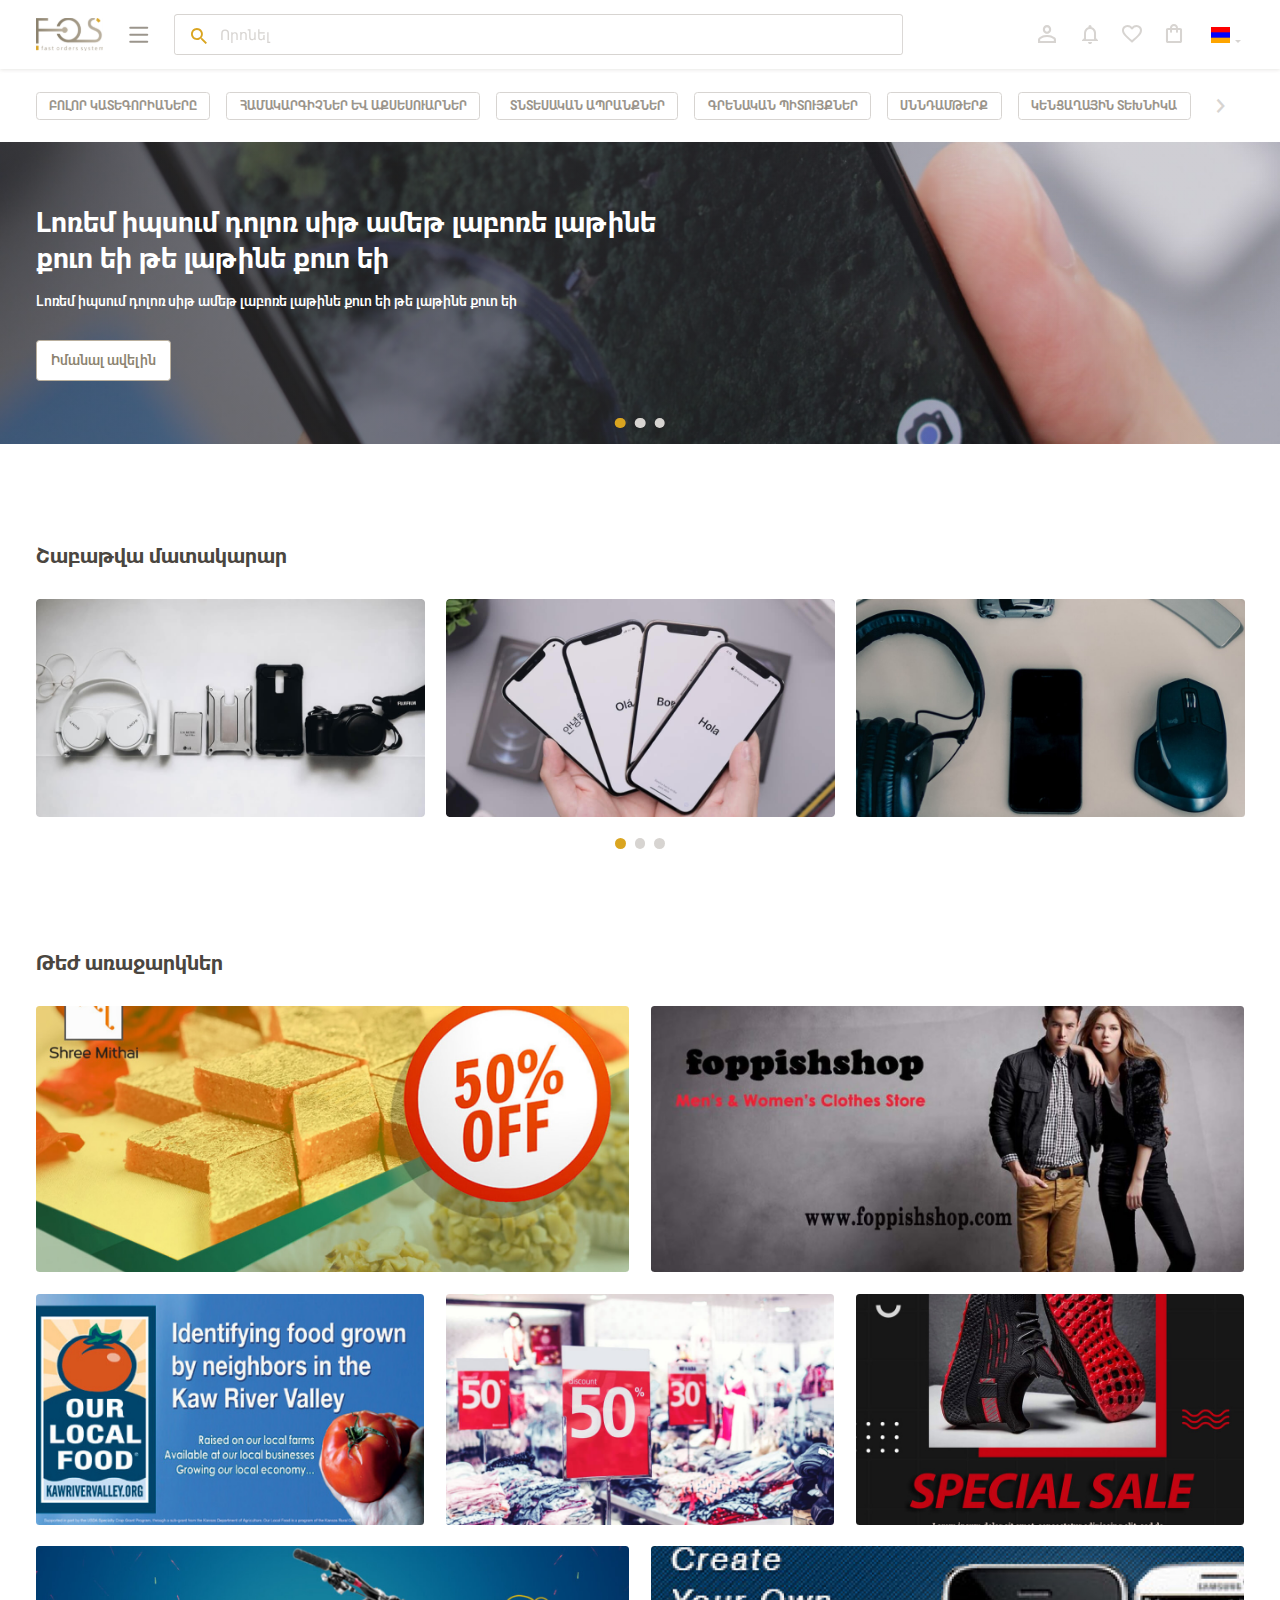
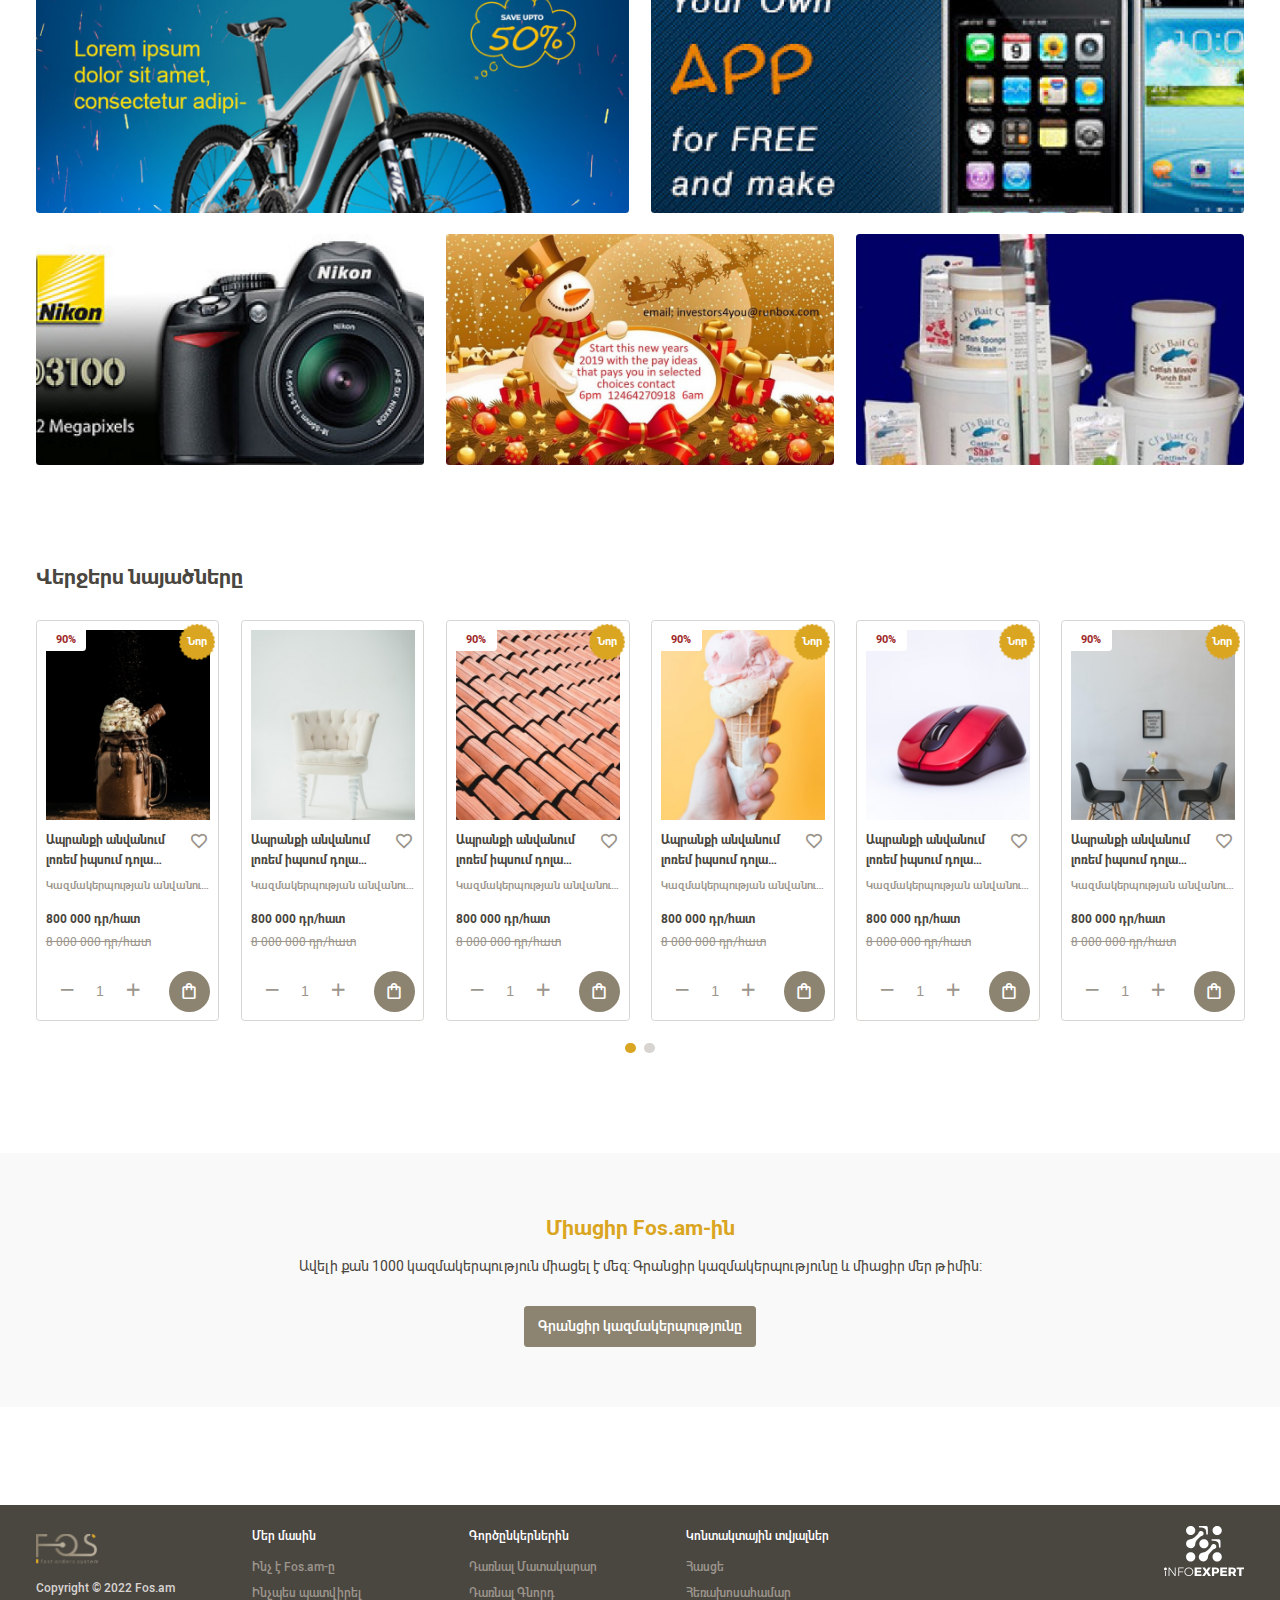
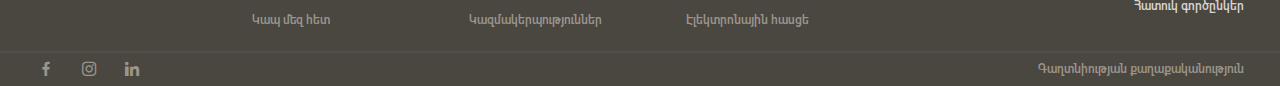
<file: fos/index.html>
<!doctype html>
<html lang="hy">
<head>
    <meta charset="UTF-8"/>
    <meta name="viewport"
          content="width=device-width, user-scalable=no, initial-scale=1.0, maximum-scale=1.0, minimum-scale=1.0"/>
    <meta http-equiv="X-UA-Compatible" content="ie=edge"/>
    <title>FOS</title>
    <link rel="stylesheet" href="./sources/styles/css/style.css"/>
</head>
<body>
<header class="header">
    <div class="container">
        <div class="header-main-section">
            <a href="#" class="logo">
                <img src="./resources/images/logo.svg" alt=""/>
            </a>
            <button type="button" class="burger-button"><span></span>Open Category Menu</button>
            <div class="search-block">
                <label for="search" class="search-field-label">Որոնել</label>
                <input autocomplete="off" id="search" type="text" class="search-field" placeholder="Որոնել"/>
                <div class="search-result-block">
                    <div class="search-result-row">
                        <div class="search-result-col">
                            <p class="search-result-col-title">Ապրանք / ծառայություն</p>
                            <ul class="search-result-list">
                                <li class="search-result-li"><a href="#">Կաթ</a></li>
                                <li class="search-result-li"><a href="#">Կաթի սեր</a></li>
                                <li class="search-result-li"><a href="#">Կաթնային թխվածք</a></li>
                                <li class="search-result-li"><a href="#">Կահույք</a></li>
                                <li class="search-result-li"><a href="#">Կաթնաշոռ</a></li>
                                <li class="search-result-li"><a href="#">Կազմ</a></li>
                                <li class="search-result-li"><a href="#">Կարտոֆիլ</a></li>
                                <li class="search-result-li"><a href="#">Մակարոն</a></li>
                                <li class="search-result-li"><a href="#">Կահույք</a></li>
                            </ul>
                        </div>
                        <div class="search-result-col">
                            <p class="search-result-col-title">Կատեգորիա</p>
                            <ul class="search-result-list">
                                <li class="search-result-li"><a href="#">Կաթնամթերք</a></li>
                                <li class="search-result-li"><a href="#">Էլեկտրատեխնիկա</a></li>
                                <li class="search-result-li"><a href="#">Կենցաղային տեխնիկա</a></li>
                                <li class="search-result-li"><a href="#">Բժշկական սարքեր և աքսեսուարներ</a></li>
                            </ul>
                        </div>
                    </div>
                    <a href="#" class="show-all-search-res" data-res-count="22">Ցուցադրել բոլորը</a>
                </div>
            </div>
        </div>
        <div class="header-button-group">
            <div class="header-action header-mob-search-button">
                <button type="button" class="header-action-button">
                    <i class="fs-icon-search"></i>
                    Search
                </button>
            </div>
            <div class="header-action user-block">
                <button type="button" class="header-action-button">
                    <i class="fs-icon-user"></i>
                    Sign In
                </button>
                <div class="header-authorization-block">
                    <h4 class="authorization-popover-title">Բարի գալուստ Fos.am</h4>
                    <div class="authorization-popover-buttons">
                        <a href="#" class="registration-button">Գրանցվել</a>
                        <a href="#" class="login-button">Մուտք</a>
                    </div>
                </div>
                <div class="header-user-block">
                    <div class="header-user-block-header">
                        <span class="header-user-abbreviation">ԼԱ</span>
                        <h4 class="header-user-name">Լուսինե Աղաբեկյան</h4>
                        <a href="mailto:lussin@gmail.com" class="header-user-email">lussin@gmail.com</a>
                    </div>
                    <div class="header-user-block-body">
                        <a href="#" class="header-user-link">Անձնական էջ</a>
                        <a href="#" class="header-user-link">Ելք համակարգից</a>
                    </div>
                </div>
            </div>
            <div class="header-action notification">
                <button type="button" class="header-action-button">
                    <i class="fs-icon-bell"></i>
                    Notifications
                </button>
                <div class="header-notification-block">
                    <div class="notification-header">
                        <h2 class="notification-header-title">Ծանուցումներ</h2>
                        <button type="button" class="notification-close-btn fs-icon-close"></button>
                    </div>
                    <div class="notification-action-block">
                        <button type="button" class="show-unread">
                            <i class="fs-icon-filter"></i>
                            Ցույց տալ չկարդացածները
                        </button>
                        <button type="button" class="set-as-read">
                            Նշել որպես կարդացած
                        </button>
                    </div>
                    <div class="notification-tabs-row">
                        <button type="button" class="notification-tab active">Զեղչ</button>
                        <button type="button" class="notification-tab">Նոր</button>
                    </div>
                    <div class="notification-list">
                        <div class="notification-li new-notification">
                            <label class="notification-check">
                                <input type="checkbox" />
                                <span class="notification-check-imitation fs-icon-check"></span>
                            </label>
                            <div class="notification-body">
                                <img src="./resources/images/supplier.jpg" alt="#" class="notification-image" />
                                <div class="notification-info-block">
                                    <p class="notification-info-title"><a href="#">Կազմակերպության անվանում</a> ունի նոր ապրանքներ լոռեմ իպսում դոլոռ սիթ ամեթ, իդքուե ֆաբուլաս ինսթո իդքուե ֆաբուլաս ինսթո</p>
                                    <time class="notification-date">35 րոպե առաջ</time>
                                </div>
                            </div>
                        </div>
                        <div class="notification-li new-notification">
                            <label class="notification-check">
                                <input type="checkbox" />
                                <span class="notification-check-imitation fs-icon-check"></span>
                            </label>
                            <div class="notification-body">
                                <img src="./resources/images/supplier.jpg" alt="#" class="notification-image" />
                                <div class="notification-info-block">
                                    <p class="notification-info-title"><a href="#">Կազմակերպության անվանում</a> ունի նոր ապրանքներ լոռեմ իպսում դոլոռ սիթ ամեթ, իդքուե ֆաբուլաս ինսթո իդքուե ֆաբուլաս ինսթո</p>
                                    <time class="notification-date">35 րոպե առաջ</time>
                                </div>
                            </div>
                        </div>
                        <div class="notification-li">
                            <label class="notification-check">
                                <input type="checkbox" />
                                <span class="notification-check-imitation fs-icon-check"></span>
                            </label>
                            <div class="notification-body">
                                <img src="./resources/images/supplier.jpg" alt="#" class="notification-image" />
                                <div class="notification-info-block">
                                    <p class="notification-info-title"><a href="#">Կազմակերպության անվանում</a> ունի նոր ապրանքներ լոռեմ իպսում դոլոռ սիթ ամեթ, իդքուե ֆաբուլաս ինսթո իդքուե ֆաբուլաս ինսթո</p>
                                    <time class="notification-date">35 րոպե առաջ</time>
                                </div>
                            </div>
                        </div>
                        <div class="notification-li">
                            <label class="notification-check">
                                <input type="checkbox" />
                                <span class="notification-check-imitation fs-icon-check"></span>
                            </label>
                            <div class="notification-body">
                                <img src="./resources/images/supplier.jpg" alt="#" class="notification-image" />
                                <div class="notification-info-block">
                                    <p class="notification-info-title"><a href="#">Կազմակերպության անվանում</a> ունի նոր ապրանքներ լոռեմ իպսում դոլոռ սիթ ամեթ, իդքուե ֆաբուլաս ինսթո իդքուե ֆաբուլաս ինսթո</p>
                                    <time class="notification-date">35 րոպե առաջ</time>
                                </div>
                            </div>
                        </div>
                        <div class="notification-li">
                            <label class="notification-check">
                                <input type="checkbox" />
                                <span class="notification-check-imitation fs-icon-check"></span>
                            </label>
                            <div class="notification-body">
                                <img src="./resources/images/supplier.jpg" alt="#" class="notification-image" />
                                <div class="notification-info-block">
                                    <p class="notification-info-title"><a href="#">Կազմակերպության անվանում</a> ունի նոր ապրանքներ լոռեմ իպսում դոլոռ սիթ ամեթ, իդքուե ֆաբուլաս ինսթո իդքուե ֆաբուլաս ինսթո</p>
                                    <time class="notification-date">35 րոպե առաջ</time>
                                </div>
                            </div>
                        </div>
                    </div>
                </div>
            </div>
            <a href="#" class="header-link favorite"><i class="fs-icon-heart"></i>Favorite Products</a>
            <a href="#" class="header-link basket"><i class="fs-icon-basket"></i>Product Cart</a>
            <div class="language-block">
                <div class="selected-lang-block" tabindex="0">
                    <img src="./resources/images/flag-arm.jpg" alt="#" />
                    <ul class="lang-variant-list">
                        <li class="lang-variant">
                            <img src="./resources/images/flag-arm.jpg" alt="#" />
                            <span>English</span>
                        </li>
                        <li class="lang-variant">
                            <img src="./resources/images/flag-arm.jpg" alt="#" />
                            <span>Russian</span>
                        </li>
                    </ul>
                </div>
            </div>
        </div>
    </div>
</header>
<div class="main-categories-row">
    <div class="container">
        <div class="main-category-slider owl-carousel owl-theme">
            <div class="item">
                <a href="#" class="main-category-button">բոլոր կատեգորիաները</a>
            </div>
            <div class="item">
                <a href="#" class="main-category-button">համակարգիչներ եվ աքսեսուարներ</a>
            </div>
            <div class="item">
                <a href="#" class="main-category-button">տնտեսական ապրանքներ</a>
            </div>
            <div class="item">
                <a href="#" class="main-category-button">գրենական պիտույքներ</a>
            </div>
            <div class="item">
                <a href="#" class="main-category-button">սննդամթերք</a>
            </div>
            <div class="item">
                <a href="#" class="main-category-button">կենցաղային տեխնիկա</a>
            </div>
            <div class="item">
                <a href="#" class="main-category-button">գրասենյակային իրեր</a>
            </div>
            <div class="item">
                <a href="#" class="main-category-button">գրենական պիտույքներ</a>
            </div>
            <div class="item">
                <a href="#" class="main-category-button">սննդամթերք</a>
            </div>
            <div class="item">
                <a href="#" class="main-category-button">կենցաղային տեխնիկա</a>
            </div>
            <div class="item">
                <a href="#" class="main-category-button">գրասենյակային իրեր</a>
            </div>
        </div>
    </div>
</div>
<div class="hero-slider owl-carousel owl-theme">
    <div class="item">
        <div class="hero-slide">
            <img src="./resources/images/slider-image.jpg" class="hero-slide-image" alt="#" />
            <div class="container">
                <h4 class="hero-slide-title">Lոռեմ իպսում դոլոռ սիթ ամեթ լաբոռե լաթինե քուո եի թե լաթինե քուո եի</h4>
                <p class="hero-slide-paragraph">Lոռեմ իպսում դոլոռ սիթ ամեթ լաբոռե լաթինե քուո եի թե լաթինե քուո եի</p>
                <a href="#" class="hero-slide-link">Իմանալ ավելին</a>
            </div>
        </div>
    </div>
    <div class="item">
        <div class="hero-slide">
            <img src="./resources/images/slider-image.jpg" class="hero-slide-image" alt="#" />
            <div class="container">
                <h4 class="hero-slide-title">Lոռեմ իպսում դոլոռ սիթ ամեթ լաբոռե լաթինե քուո եի թե լաթինե քուո եի</h4>
                <p class="hero-slide-paragraph">Lոռեմ իպսում դոլոռ սիթ ամեթ լաբոռե լաթինե քուո եի թե լաթինե քուո եի</p>
                <a href="#" class="hero-slide-link">Իմանալ ավելին</a>
            </div>
        </div>
    </div>
    <div class="item">
        <div class="hero-slide">
            <img src="./resources/images/slider-image.jpg" class="hero-slide-image" alt="#" />
            <div class="container">
                <h4 class="hero-slide-title">Lոռեմ իպսում դոլոռ սիթ ամեթ լաբոռե լաթինե քուո եի թե լաթինե քուո եի</h4>
                <p class="hero-slide-paragraph">Lոռեմ իպսում դոլոռ սիթ ամեթ լաբոռե լաթինե քուո եի թե լաթինե քուո եի</p>
                <a href="#" class="hero-slide-link">Իմանալ ավելին</a>
            </div>
        </div>
    </div>
</div>
<div class="home-page-section">
    <div class="container">
        <h2 class="home-page-section-title">Շաբաթվա մատակարար</h2>
        <div class="home-page-section-body">
            <div class="weekly-supplier owl-carousel owl-theme">
                <div class="item">
                    <div class="weekly-supplier-banner-row">
                        <a href="#" class="weekly-supplier-banner">
                            <img src="./resources/images/weekly_supplier/supplier-banner1.jpg" alt="#" />
                        </a>
                        <a href="#" class="weekly-supplier-banner">
                            <img src="./resources/images/weekly_supplier/supplier-banner2.jpg" alt="#" />
                        </a>
                        <a href="#" class="weekly-supplier-banner">
                            <img src="./resources/images/weekly_supplier/supplier-banner3.jpg" alt="#" />
                        </a>
                    </div>
                </div>
                <div class="item">
                    <div class="weekly-supplier-banner-row">
                        <a href="#" class="weekly-supplier-banner">
                            <img src="./resources/images/weekly_supplier/supplier-banner1.jpg" alt="#" />
                        </a>
                        <a href="#" class="weekly-supplier-banner">
                            <img src="./resources/images/weekly_supplier/supplier-banner2.jpg" alt="#" />
                        </a>
                        <a href="#" class="weekly-supplier-banner">
                            <img src="./resources/images/weekly_supplier/supplier-banner3.jpg" alt="#" />
                        </a>
                    </div>
                </div>
                <div class="item">
                    <div class="weekly-supplier-banner-row">
                        <a href="#" class="weekly-supplier-banner">
                            <img src="./resources/images/weekly_supplier/supplier-banner1.jpg" alt="#" />
                        </a>
                        <a href="#" class="weekly-supplier-banner">
                            <img src="./resources/images/weekly_supplier/supplier-banner2.jpg" alt="#" />
                        </a>
                        <a href="#" class="weekly-supplier-banner">
                            <img src="./resources/images/weekly_supplier/supplier-banner3.jpg" alt="#" />
                        </a>
                    </div>
                </div>
            </div>
        </div>
    </div>
</div>
<div class="home-page-section">
    <div class="container">
        <h2 class="home-page-section-title">Թեժ առաջարկներ</h2>
        <div class="home-page-section-body">
            <div class="hot-offers-wrapper">
                <a href="#" class="hot-offer-banner big-banner">
                    <img src="./resources/images/hot-offers-banner/banner1.jpg" alt="#" />
                </a>
                <a href="#" class="hot-offer-banner big-banner">
                    <img src="./resources/images/hot-offers-banner/banner2.jpg" alt="#" />
                </a>
                <a href="#" class="hot-offer-banner small-banner">
                    <img src="./resources/images/hot-offers-banner/banner3.jpg" alt="#" />
                </a>
                <a href="#" class="hot-offer-banner small-banner">
                    <img src="./resources/images/hot-offers-banner/banner4.jpg" alt="#" />
                </a>
                <a href="#" class="hot-offer-banner small-banner">
                    <img src="./resources/images/hot-offers-banner/banner5.jpg" alt="#" />
                </a>
                <a href="#" class="hot-offer-banner big-banner">
                    <img src="./resources/images/hot-offers-banner/banner6.jpg" alt="#" />
                </a>
                <a href="#" class="hot-offer-banner big-banner">
                    <img src="./resources/images/hot-offers-banner/banner7.jpg" alt="#" />
                </a>
                <a href="#" class="hot-offer-banner small-banner">
                    <img src="./resources/images/hot-offers-banner/banner8.jpg" alt="#" />
                </a>
                <a href="#" class="hot-offer-banner small-banner">
                    <img src="./resources/images/hot-offers-banner/banner9.jpg" alt="#" />
                </a>
                <a href="#" class="hot-offer-banner small-banner">
                    <img src="./resources/images/hot-offers-banner/banner10.jpg" alt="#" />
                </a>
            </div>
        </div>
    </div>
</div>
<div class="home-page-section">
    <div class="container">
        <h2 class="home-page-section-title">Վերջերս նայածները</h2>
        <div class="home-page-section-body">
            <div class="product-slider owl-carousel owl-theme">
                <div class="item">
                    <div class="product-slider-el">
                        <div class="product-card new-product" data-new-label="Նոր" data-sale="90%">
                            <div class="product-card-image">
                                <a href="#" class="product-card-link">
                                    <img src="./resources/images/product-image1.jpg" alt="">
                                </a>
                                <button type="button" class="product-card-fast-call">Դիտել</button>
                            </div>
                            <div class="product-card-body">
                                <h4 class="product-card-title">
                                    <a href="#">Ապրանքի անվանում լոռեմ իպսում դոլա լոռեմ իպսում դոլա</a>
                                </h4>
                                <button type="button" class="product-card-add-to-fav">
                                    <i class="fs-icon-heart"></i>
                                </button>
                                <p class="product-card-supplier">
                                    <a href="#">Կազմակերպության անվանում ազմակերպության</a>
                                </p>
                                <span class="product-card-current-price">800 000 դր/հատ</span>
                                <span class="product-card-old-price">8 000 000 դր/հատ</span>
                                <div class="product-card-action-row">
                                    <div class="product-card-count-block">
                                        <div class="product-card-count-block-inner">
                                            <button type="button" class="" data-role="minus">
                                                <i class="fs-icon-minus"></i>
                                            </button>
                                            <label class="product-card-count-num">
                                                <input type="number" value="1" />
                                            </label>
                                            <button type="button" class="" data-role="minus">
                                                <i class="fs-icon-plus"></i>
                                            </button>
                                        </div>
                                    </div>
                                    <button type="button" class="product-card-add-to-cart">
                                        <span class="product-card-add-to-cart-label">Զամբյուղ</span>
                                        <i class="fs-icon-basket"></i>
                                    </button>
                                </div>
                            </div>
                        </div>
                    </div>
                </div>
                <div class="item">
                    <div class="product-slider-el">
                        <div class="product-card">
                            <div class="product-card-image">
                                <a href="#" class="product-card-link">
                                    <img src="./resources/images/product-image2.jpg" alt="">
                                </a>
                                <button type="button" class="product-card-fast-call">Դիտել</button>
                            </div>
                            <div class="product-card-body">
                                <h4 class="product-card-title">
                                    <a href="#">Ապրանքի անվանում լոռեմ իպսում դոլա լոռեմ իպսում դոլա</a>
                                </h4>
                                <button type="button" class="product-card-add-to-fav">
                                    <i class="fs-icon-heart"></i>
                                </button>
                                <p class="product-card-supplier">
                                    <a href="#">Կազմակերպության անվանում ազմակերպության</a>
                                </p>
                                <span class="product-card-current-price">800 000 դր/հատ</span>
                                <span class="product-card-old-price">8 000 000 դր/հատ</span>
                                <div class="product-card-action-row">
                                    <div class="product-card-count-block">
                                        <div class="product-card-count-block-inner">
                                            <button type="button" class="" data-role="minus">
                                                <i class="fs-icon-minus"></i>
                                            </button>
                                            <label class="product-card-count-num">
                                                <input type="number" value="1" />
                                            </label>
                                            <button type="button" class="" data-role="minus">
                                                <i class="fs-icon-plus"></i>
                                            </button>
                                        </div>
                                    </div>
                                    <button type="button" class="product-card-add-to-cart">
                                        <i class="fs-icon-basket"></i>
                                    </button>
                                </div>
                            </div>
                        </div>
                    </div>
                </div>
                <div class="item">
                    <div class="product-slider-el">
                        <div class="product-card new-product" data-new-label="Նոր" data-sale="90%">
                            <div class="product-card-image">
                                <a href="#" class="product-card-link">
                                    <img src="./resources/images/product-image3.jpg" alt="">
                                </a>
                                <button type="button" class="product-card-fast-call">Դիտել</button>
                            </div>
                            <div class="product-card-body">
                                <h4 class="product-card-title">
                                    <a href="#">Ապրանքի անվանում լոռեմ իպսում դոլա լոռեմ իպսում դոլա</a>
                                </h4>
                                <button type="button" class="product-card-add-to-fav">
                                    <i class="fs-icon-heart"></i>
                                </button>
                                <p class="product-card-supplier">
                                    <a href="#">Կազմակերպության անվանում ազմակերպության</a>
                                </p>
                                <span class="product-card-current-price">800 000 դր/հատ</span>
                                <span class="product-card-old-price">8 000 000 դր/հատ</span>
                                <div class="product-card-action-row">
                                    <div class="product-card-count-block">
                                        <div class="product-card-count-block-inner">
                                            <button type="button" class="" data-role="minus">
                                                <i class="fs-icon-minus"></i>
                                            </button>
                                            <label class="product-card-count-num">
                                                <input type="number" value="1" />
                                            </label>
                                            <button type="button" class="" data-role="minus">
                                                <i class="fs-icon-plus"></i>
                                            </button>
                                        </div>
                                    </div>
                                    <button type="button" class="product-card-add-to-cart">
                                        <i class="fs-icon-basket"></i>
                                    </button>
                                </div>
                            </div>
                        </div>
                    </div>
                </div>
                <div class="item">
                    <div class="product-slider-el">
                        <div class="product-card new-product" data-new-label="Նոր" data-sale="90%">
                            <div class="product-card-image">
                                <a href="#" class="product-card-link">
                                    <img src="./resources/images/product-image4.jpg" alt="">
                                </a>
                                <button type="button" class="product-card-fast-call">Դիտել</button>
                            </div>
                            <div class="product-card-body">
                                <h4 class="product-card-title">
                                    <a href="#">Ապրանքի անվանում լոռեմ իպսում դոլա լոռեմ իպսում դոլա</a>
                                </h4>
                                <button type="button" class="product-card-add-to-fav">
                                    <i class="fs-icon-heart"></i>
                                </button>
                                <p class="product-card-supplier">
                                    <a href="#">Կազմակերպության անվանում ազմակերպության</a>
                                </p>
                                <span class="product-card-current-price">800 000 դր/հատ</span>
                                <span class="product-card-old-price">8 000 000 դր/հատ</span>
                                <div class="product-card-action-row">
                                    <div class="product-card-count-block">
                                        <div class="product-card-count-block-inner">
                                            <button type="button" class="" data-role="minus">
                                                <i class="fs-icon-minus"></i>
                                            </button>
                                            <label class="product-card-count-num">
                                                <input type="number" value="1" />
                                            </label>
                                            <button type="button" class="" data-role="minus">
                                                <i class="fs-icon-plus"></i>
                                            </button>
                                        </div>
                                    </div>
                                    <button type="button" class="product-card-add-to-cart">
                                        <i class="fs-icon-basket"></i>
                                    </button>
                                </div>
                            </div>
                        </div>
                    </div>
                </div>
                <div class="item">
                    <div class="product-slider-el">
                        <div class="product-card new-product" data-new-label="Նոր" data-sale="90%">
                            <div class="product-card-image">
                                <a href="#" class="product-card-link">
                                    <img src="./resources/images/product-image5.jpg" alt="">
                                </a>
                                <button type="button" class="product-card-fast-call">Դիտել</button>
                            </div>
                            <div class="product-card-body">
                                <h4 class="product-card-title">
                                    <a href="#">Ապրանքի անվանում լոռեմ իպսում դոլա լոռեմ իպսում դոլա</a>
                                </h4>
                                <button type="button" class="product-card-add-to-fav">
                                    <i class="fs-icon-heart"></i>
                                </button>
                                <p class="product-card-supplier">
                                    <a href="#">Կազմակերպության անվանում ազմակերպության</a>
                                </p>
                                <span class="product-card-current-price">800 000 դր/հատ</span>
                                <span class="product-card-old-price">8 000 000 դր/հատ</span>
                                <div class="product-card-action-row">
                                    <div class="product-card-count-block">
                                        <div class="product-card-count-block-inner">
                                            <button type="button" class="" data-role="minus">
                                                <i class="fs-icon-minus"></i>
                                            </button>
                                            <label class="product-card-count-num">
                                                <input type="number" value="1" />
                                            </label>
                                            <button type="button" class="" data-role="minus">
                                                <i class="fs-icon-plus"></i>
                                            </button>
                                        </div>
                                    </div>
                                    <button type="button" class="product-card-add-to-cart">
                                        <i class="fs-icon-basket"></i>
                                    </button>
                                </div>
                            </div>
                        </div>
                    </div>
                </div>
                <div class="item">
                    <div class="product-slider-el">
                        <div class="product-card new-product" data-new-label="Նոր" data-sale="90%">
                            <div class="product-card-image">
                                <a href="#" class="product-card-link">
                                    <img src="./resources/images/product-image6.jpg" alt="">
                                </a>
                                <button type="button" class="product-card-fast-call">Դիտել</button>
                            </div>
                            <div class="product-card-body">
                                <h4 class="product-card-title">
                                    <a href="#">Ապրանքի անվանում լոռեմ իպսում դոլա լոռեմ իպսում դոլա</a>
                                </h4>
                                <button type="button" class="product-card-add-to-fav">
                                    <i class="fs-icon-heart"></i>
                                </button>
                                <p class="product-card-supplier">
                                    <a href="#">Կազմակերպության անվանում ազմակերպության</a>
                                </p>
                                <span class="product-card-current-price">800 000 դր/հատ</span>
                                <span class="product-card-old-price">8 000 000 դր/հատ</span>
                                <div class="product-card-action-row">
                                    <div class="product-card-count-block">
                                        <div class="product-card-count-block-inner">
                                            <button type="button" class="" data-role="minus">
                                                <i class="fs-icon-minus"></i>
                                            </button>
                                            <label class="product-card-count-num">
                                                <input type="number" value="1" />
                                            </label>
                                            <button type="button" class="" data-role="minus">
                                                <i class="fs-icon-plus"></i>
                                            </button>
                                        </div>
                                    </div>
                                    <button type="button" class="product-card-add-to-cart">
                                        <i class="fs-icon-basket"></i>
                                    </button>
                                </div>
                            </div>
                        </div>
                    </div>
                </div>
                <div class="item">
                    <div class="product-slider-el">
                        <div class="product-card new-product" data-new-label="Նոր" data-sale="90%">
                            <div class="product-card-image">
                                <a href="#" class="product-card-link">
                                    <img src="./resources/images/product-image1.jpg" alt="">
                                </a>
                                <button type="button" class="product-card-fast-call">Դիտել</button>
                            </div>
                            <div class="product-card-body">
                                <h4 class="product-card-title">
                                    <a href="#">Ապրանքի անվանում լոռեմ իպսում դոլա լոռեմ իպսում դոլա</a>
                                </h4>
                                <button type="button" class="product-card-add-to-fav">
                                    <i class="fs-icon-heart"></i>
                                </button>
                                <p class="product-card-supplier">
                                    <a href="#">Կազմակերպության անվանում ազմակերպության</a>
                                </p>
                                <span class="product-card-current-price">800 000 դր/հատ</span>
                                <span class="product-card-old-price">8 000 000 դր/հատ</span>
                                <div class="product-card-action-row">
                                    <div class="product-card-count-block">
                                        <div class="product-card-count-block-inner">
                                            <button type="button" class="" data-role="minus">
                                                <i class="fs-icon-minus"></i>
                                            </button>
                                            <label class="product-card-count-num">
                                                <input type="number" value="1" />
                                            </label>
                                            <button type="button" class="" data-role="minus">
                                                <i class="fs-icon-plus"></i>
                                            </button>
                                        </div>
                                    </div>
                                    <button type="button" class="product-card-add-to-cart">
                                        <i class="fs-icon-basket"></i>
                                    </button>
                                </div>
                            </div>
                        </div>
                    </div>
                </div>
                <div class="item">
                    <div class="product-slider-el">
                        <div class="product-card new-product" data-new-label="Նոր" data-sale="90%">
                            <div class="product-card-image">
                                <a href="#" class="product-card-link">
                                    <img src="./resources/images/product-image2.jpg" alt="">
                                </a>
                                <button type="button" class="product-card-fast-call">Դիտել</button>
                            </div>
                            <div class="product-card-body">
                                <h4 class="product-card-title">
                                    <a href="#">Ապրանքի անվանում լոռեմ իպսում դոլա լոռեմ իպսում դոլա</a>
                                </h4>
                                <button type="button" class="product-card-add-to-fav">
                                    <i class="fs-icon-heart"></i>
                                </button>
                                <p class="product-card-supplier">
                                    <a href="#">Կազմակերպության անվանում ազմակերպության</a>
                                </p>
                                <span class="product-card-current-price">800 000 դր/հատ</span>
                                <span class="product-card-old-price">8 000 000 դր/հատ</span>
                                <div class="product-card-action-row">
                                    <div class="product-card-count-block">
                                        <div class="product-card-count-block-inner">
                                            <button type="button" class="" data-role="minus">
                                                <i class="fs-icon-minus"></i>
                                            </button>
                                            <label class="product-card-count-num">
                                                <input type="number" value="1" />
                                            </label>
                                            <button type="button" class="" data-role="minus">
                                                <i class="fs-icon-plus"></i>
                                            </button>
                                        </div>
                                    </div>
                                    <button type="button" class="product-card-add-to-cart">
                                        <i class="fs-icon-basket"></i>
                                    </button>
                                </div>
                            </div>
                        </div>
                    </div>
                </div>
                <div class="item">
                    <div class="product-slider-el">
                        <div class="product-card new-product" data-new-label="Նոր" data-sale="90%">
                            <div class="product-card-image">
                                <a href="#" class="product-card-link">
                                    <img src="./resources/images/product-image3.jpg" alt="">
                                </a>
                                <button type="button" class="product-card-fast-call">Դիտել</button>
                            </div>
                            <div class="product-card-body">
                                <h4 class="product-card-title">
                                    <a href="#">Ապրանքի անվանում լոռեմ իպսում դոլա լոռեմ իպսում դոլա</a>
                                </h4>
                                <button type="button" class="product-card-add-to-fav">
                                    <i class="fs-icon-heart"></i>
                                </button>
                                <p class="product-card-supplier">
                                    <a href="#">Կազմակերպության անվանում ազմակերպության</a>
                                </p>
                                <span class="product-card-current-price">800 000 դր/հատ</span>
                                <span class="product-card-old-price">8 000 000 դր/հատ</span>
                                <div class="product-card-action-row">
                                    <div class="product-card-count-block">
                                        <div class="product-card-count-block-inner">
                                            <button type="button" class="" data-role="minus">
                                                <i class="fs-icon-minus"></i>
                                            </button>
                                            <label class="product-card-count-num">
                                                <input type="number" value="1" />
                                            </label>
                                            <button type="button" class="" data-role="minus">
                                                <i class="fs-icon-plus"></i>
                                            </button>
                                        </div>
                                    </div>
                                    <button type="button" class="product-card-add-to-cart">
                                        <i class="fs-icon-basket"></i>
                                    </button>
                                </div>
                            </div>
                        </div>
                    </div>
                </div>
            </div>
        </div>
    </div>
</div>
<div class="join-fos">
    <div class="container">
        <h3 class="join-fos-title">Միացիր Fos.am-ին</h3>
        <p class="join-fos-text">Ավելի քան 1000 կազմակերպություն միացել է մեզ: Գրանցիր կազմակերպությունը և միացիր մեր թիմին:</p>
        <a href="#" class="join-fos-link">Գրանցիր կազմակերպությունը</a>
    </div>
</div>
<div class="footer">
    <div class="footer-main-part">
        <div class="container">
            <div class="footer-navigation-column">
                <div class="footer-brand-col">
                    <img src="./resources/images/logo.svg" alt="" />
                    <p class="footer-copyright">Copyright © 2022 Fos.am</p>
                </div>
                <div class="footer-nav-column">
                    <h5 class="footer-nav-col-title">Մեր մասին</h5>
                    <ul class="footer-nav-col-list">
                        <li class="footer-nav-el">
                            <a href="#">Ինչ է Fos.am-ը</a>
                        </li>
                        <li class="footer-nav-el">
                            <a href="#">Ինչպես պատվիրել</a>
                        </li>
                        <li class="footer-nav-el">
                            <a href="#">Կապ մեզ հետ</a>
                        </li>
                    </ul>
                </div>
                <div class="footer-nav-column">
                    <h5 class="footer-nav-col-title">Գործընկերներին</h5>
                    <ul class="footer-nav-col-list">
                        <li class="footer-nav-el">
                            <a href="#">Դառնալ Մատակարար</a>
                        </li>
                        <li class="footer-nav-el">
                            <a href="#">Դառնալ Գնորդ</a>
                        </li>
                        <li class="footer-nav-el">
                            <a href="#">Կազմակերպություններ</a>
                        </li>
                    </ul>
                </div>
                <div class="footer-nav-column">
                    <h5 class="footer-nav-col-title">Կոնտակտային տվյալներ</h5>
                    <ul class="footer-nav-col-list">
                        <li class="footer-nav-el">
                            <a href="#">Հասցե</a>
                        </li>
                        <li class="footer-nav-el">
                            <a href="#">Հեռախոսահամար</a>
                        </li>
                        <li class="footer-nav-el">
                            <a href="#">Էլեկտրոնային հասցե</a>
                        </li>
                    </ul>
                </div>
            </div>
            <div class="footer-info-expert-column">
                <img class="info-expert-logo" src="./resources/images/info-expert.svg" alt="" />
                <a class="info-expert-link" href="#">Հատուկ գործընկեր</a>
            </div>
        </div>
    </div>
    <div class="footer-bottom-panel">
        <div class="container">
            <ul class="footer-social-links">
                <li class="footer-social-icon">
                    <a href="#" class="fs-icon-facebook"></a>
                </li>
                <li class="footer-social-icon">
                    <a href="#" class="fs-icon-instagram"></a>
                </li>
                <li class="footer-social-icon">
                    <a href="#" class="fs-icon-linkedin"></a>
                </li>
            </ul>
            <a href="#" class="privacy-policy">Գաղտնիության քաղաքականություն</a>
        </div>
    </div>
</div>
<script src="./sources/scripts/libraries/jquery-3.6.1.min.js"></script>
<script src="./sources/scripts/libraries/owl.carousel.min.js"></script>
<script src="./sources/scripts/script.js"></script>
</body>
</html>
</file>
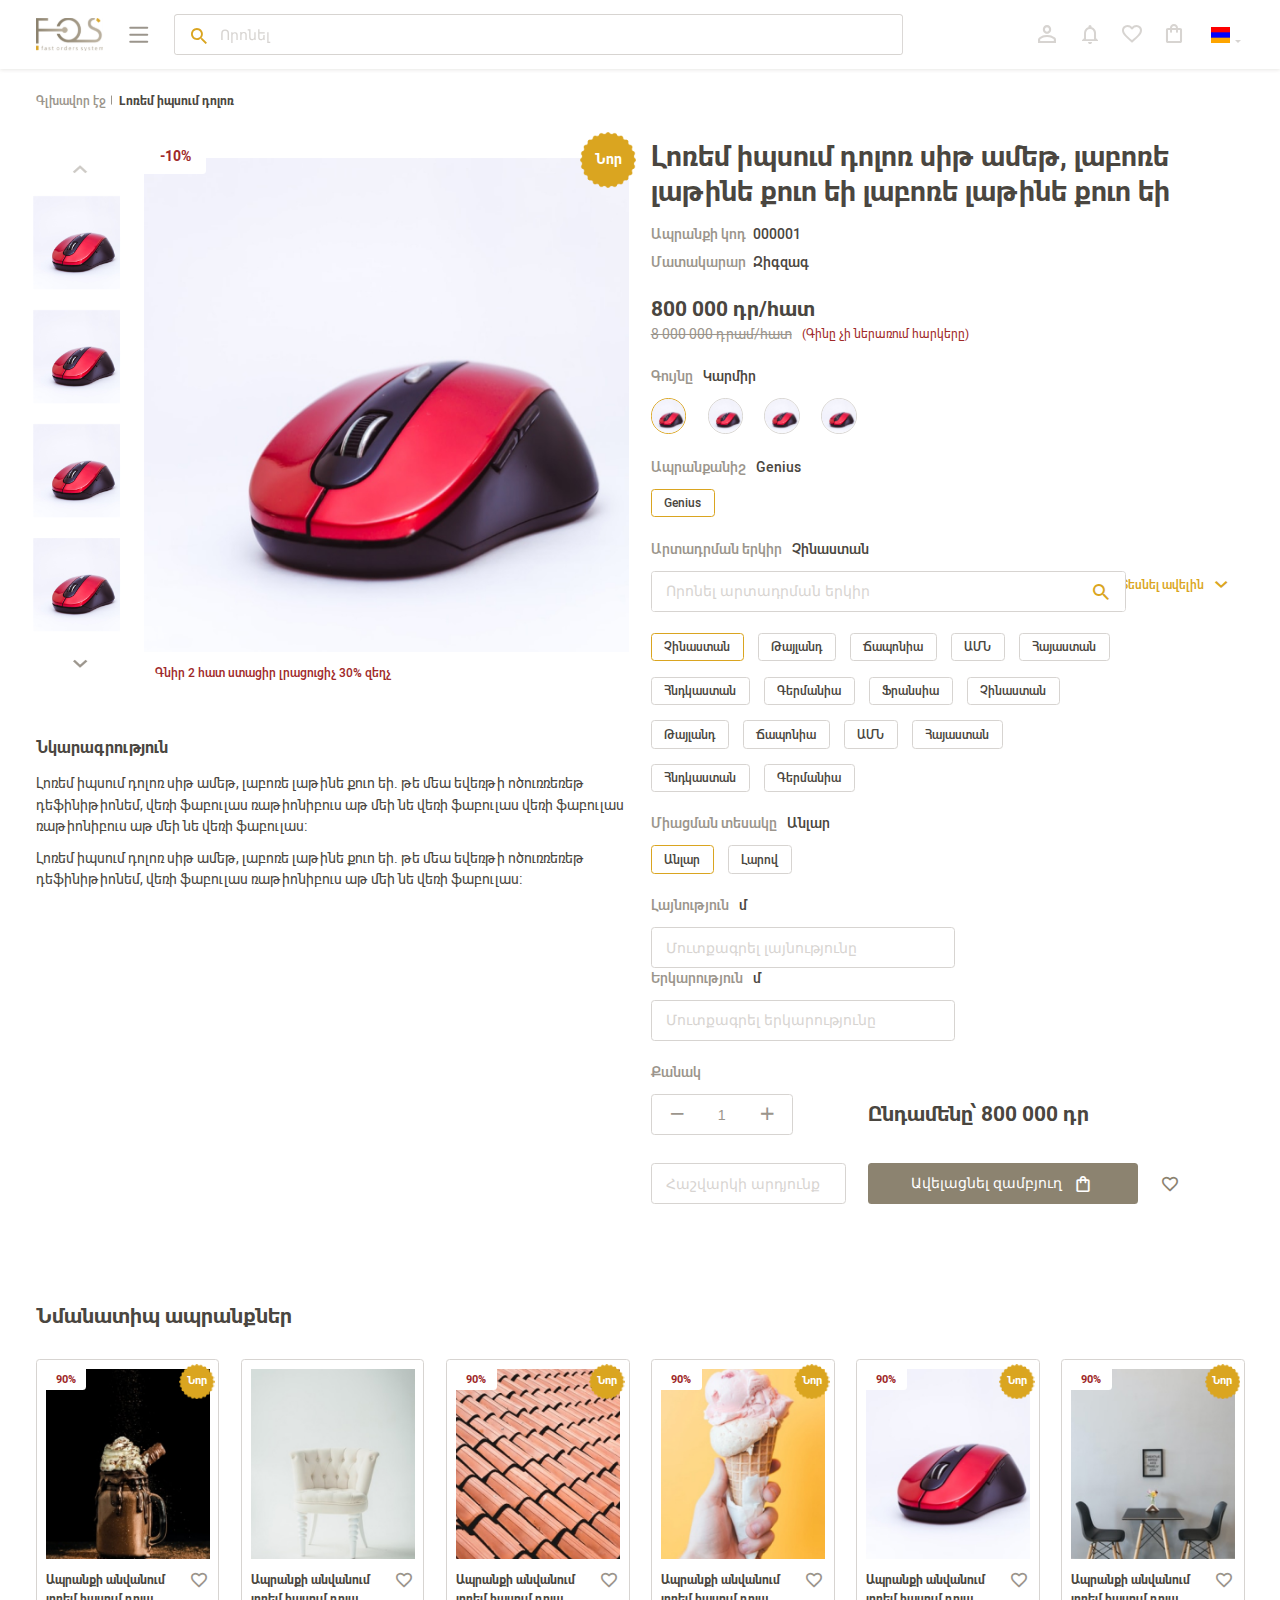
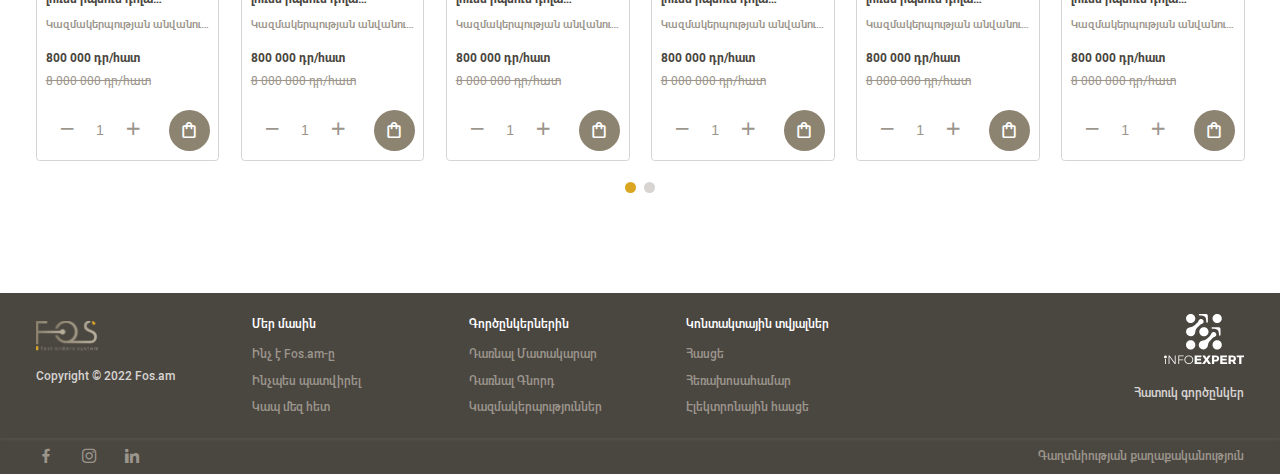
<file: fos/single.html>
<!doctype html>
<html lang="hy">
<head>
    <meta charset="UTF-8"/>
    <meta name="viewport"
          content="width=device-width, user-scalable=no, initial-scale=1.0, maximum-scale=1.0, minimum-scale=1.0"/>
    <meta http-equiv="X-UA-Compatible" content="ie=edge"/>
    <title>FOS</title>
    <link rel="stylesheet" href="./sources/styles/css/style.css"/>
</head>
<body>
<header class="header">
    <div class="container">
        <div class="header-main-section">
            <a href="#" class="logo">
                <img src="./resources/images/logo.svg" alt=""/>
            </a>
            <button type="button" class="burger-button"><span></span>Open Category Menu</button>
            <div class="search-block">
                <label for="search" class="search-field-label">Որոնել</label>
                <input autocomplete="off" id="search" type="text" class="search-field" placeholder="Որոնել"/>
                <div class="search-result-block">
                    <div class="search-result-row">
                        <div class="search-result-col">
                            <p class="search-result-col-title">Ապրանք / ծառայություն</p>
                            <ul class="search-result-list">
                                <li class="search-result-li"><a href="#">Կաթ</a></li>
                                <li class="search-result-li"><a href="#">Կաթի սեր</a></li>
                                <li class="search-result-li"><a href="#">Կաթնային թխվածք</a></li>
                                <li class="search-result-li"><a href="#">Կահույք</a></li>
                                <li class="search-result-li"><a href="#">Կաթնաշոռ</a></li>
                                <li class="search-result-li"><a href="#">Կազմ</a></li>
                                <li class="search-result-li"><a href="#">Կարտոֆիլ</a></li>
                                <li class="search-result-li"><a href="#">Մակարոն</a></li>
                                <li class="search-result-li"><a href="#">Կահույք</a></li>
                            </ul>
                        </div>
                        <div class="search-result-col">
                            <p class="search-result-col-title">Կատեգորիա</p>
                            <ul class="search-result-list">
                                <li class="search-result-li"><a href="#">Կաթնամթերք</a></li>
                                <li class="search-result-li"><a href="#">Էլեկտրատեխնիկա</a></li>
                                <li class="search-result-li"><a href="#">Կենցաղային տեխնիկա</a></li>
                                <li class="search-result-li"><a href="#">Բժշկական սարքեր և աքսեսուարներ</a></li>
                            </ul>
                        </div>
                    </div>
                    <a href="#" class="show-all-search-res" data-res-count="22">Ցուցադրել բոլորը</a>
                </div>
            </div>
        </div>
        <div class="header-button-group">
            <div class="header-action header-mob-search-button">
                <button type="button" class="header-action-button">
                    <i class="fs-icon-search"></i>
                    Search
                </button>
            </div>
            <div class="header-action user-block">
                <button type="button" class="header-action-button">
                    <i class="fs-icon-user"></i>
                    Sign In
                </button>
                <div class="header-authorization-block">
                    <h4 class="authorization-popover-title">Բարի գալուստ Fos.am</h4>
                    <div class="authorization-popover-buttons">
                        <a href="#" class="registration-button">Գրանցվել</a>
                        <a href="#" class="login-button">Մուտք</a>
                    </div>
                </div>
                <div class="header-user-block">
                    <div class="header-user-block-header">
                        <span class="header-user-abbreviation">ԼԱ</span>
                        <h4 class="header-user-name">Լուսինե Աղաբեկյան</h4>
                        <a href="mailto:lussin@gmail.com" class="header-user-email">lussin@gmail.com</a>
                    </div>
                    <div class="header-user-block-body">
                        <a href="#" class="header-user-link">Անձնական էջ</a>
                        <a href="#" class="header-user-link">Ելք համակարգից</a>
                    </div>
                </div>
            </div>
            <div class="header-action notification">
                <button type="button" class="header-action-button">
                    <i class="fs-icon-bell"></i>
                    Notifications
                </button>
                <div class="header-notification-block">
                    <div class="notification-header">
                        <h2 class="notification-header-title">Ծանուցումներ</h2>
                        <button type="button" class="notification-close-btn fs-icon-close"></button>
                    </div>
                    <div class="notification-action-block">
                        <button type="button" class="show-unread">
                            <i class="fs-icon-filter"></i>
                            Ցույց տալ չկարդացածները
                        </button>
                        <button type="button" class="set-as-read">
                            Նշել որպես կարդացած
                        </button>
                    </div>
                    <div class="notification-tabs-row">
                        <button type="button" class="notification-tab active">Զեղչ</button>
                        <button type="button" class="notification-tab">Նոր</button>
                    </div>
                    <div class="notification-list">
                        <div class="notification-li new-notification">
                            <label class="notification-check">
                                <input type="checkbox"/>
                                <span class="notification-check-imitation fs-icon-check"></span>
                            </label>
                            <div class="notification-body">
                                <img src="./resources/images/supplier.jpg" alt="#" class="notification-image"/>
                                <div class="notification-info-block">
                                    <p class="notification-info-title"><a href="#">Կազմակերպության անվանում</a> ունի նոր
                                        ապրանքներ լոռեմ իպսում դոլոռ սիթ ամեթ, իդքուե ֆաբուլաս ինսթո իդքուե ֆաբուլաս
                                        ինսթո</p>
                                    <time class="notification-date">35 րոպե առաջ</time>
                                </div>
                            </div>
                        </div>
                        <div class="notification-li new-notification">
                            <label class="notification-check">
                                <input type="checkbox"/>
                                <span class="notification-check-imitation fs-icon-check"></span>
                            </label>
                            <div class="notification-body">
                                <img src="./resources/images/supplier.jpg" alt="#" class="notification-image"/>
                                <div class="notification-info-block">
                                    <p class="notification-info-title"><a href="#">Կազմակերպության անվանում</a> ունի նոր
                                        ապրանքներ լոռեմ իպսում դոլոռ սիթ ամեթ, իդքուե ֆաբուլաս ինսթո իդքուե ֆաբուլաս
                                        ինսթո</p>
                                    <time class="notification-date">35 րոպե առաջ</time>
                                </div>
                            </div>
                        </div>
                        <div class="notification-li">
                            <label class="notification-check">
                                <input type="checkbox"/>
                                <span class="notification-check-imitation fs-icon-check"></span>
                            </label>
                            <div class="notification-body">
                                <img src="./resources/images/supplier.jpg" alt="#" class="notification-image"/>
                                <div class="notification-info-block">
                                    <p class="notification-info-title"><a href="#">Կազմակերպության անվանում</a> ունի նոր
                                        ապրանքներ լոռեմ իպսում դոլոռ սիթ ամեթ, իդքուե ֆաբուլաս ինսթո իդքուե ֆաբուլաս
                                        ինսթո</p>
                                    <time class="notification-date">35 րոպե առաջ</time>
                                </div>
                            </div>
                        </div>
                        <div class="notification-li">
                            <label class="notification-check">
                                <input type="checkbox"/>
                                <span class="notification-check-imitation fs-icon-check"></span>
                            </label>
                            <div class="notification-body">
                                <img src="./resources/images/supplier.jpg" alt="#" class="notification-image"/>
                                <div class="notification-info-block">
                                    <p class="notification-info-title"><a href="#">Կազմակերպության անվանում</a> ունի նոր
                                        ապրանքներ լոռեմ իպսում դոլոռ սիթ ամեթ, իդքուե ֆաբուլաս ինսթո իդքուե ֆաբուլաս
                                        ինսթո</p>
                                    <time class="notification-date">35 րոպե առաջ</time>
                                </div>
                            </div>
                        </div>
                        <div class="notification-li">
                            <label class="notification-check">
                                <input type="checkbox"/>
                                <span class="notification-check-imitation fs-icon-check"></span>
                            </label>
                            <div class="notification-body">
                                <img src="./resources/images/supplier.jpg" alt="#" class="notification-image"/>
                                <div class="notification-info-block">
                                    <p class="notification-info-title"><a href="#">Կազմակերպության անվանում</a> ունի նոր
                                        ապրանքներ լոռեմ իպսում դոլոռ սիթ ամեթ, իդքուե ֆաբուլաս ինսթո իդքուե ֆաբուլաս
                                        ինսթո</p>
                                    <time class="notification-date">35 րոպե առաջ</time>
                                </div>
                            </div>
                        </div>
                    </div>
                </div>
            </div>
            <a href="#" class="header-link favorite"><i class="fs-icon-heart"></i>Favorite Products</a>
            <a href="#" class="header-link basket"><i class="fs-icon-basket"></i>Product Cart</a>
            <div class="language-block">
                <div class="selected-lang-block" tabindex="0">
                    <img src="./resources/images/flag-arm.jpg" alt="#"/>
                    <ul class="lang-variant-list">
                        <li class="lang-variant">
                            <img src="./resources/images/flag-arm.jpg" alt="#"/>
                            <span>English</span>
                        </li>
                        <li class="lang-variant">
                            <img src="./resources/images/flag-arm.jpg" alt="#"/>
                            <span>Russian</span>
                        </li>
                    </ul>
                </div>
            </div>
        </div>
    </div>
</header>
<div class="page-breadcrumbs-wrapper">
    <div class="container">
        <ul class="page-breadcrumbs">
            <li class="page-breadcrumbs-el"><a href="#">Գլխավոր էջ</a></li>
            <li class="page-breadcrumbs-el">Lոռեմ իպսում դոլոռ</li>
        </ul>
    </div>
</div>
<div class="single-product-block">
    <div class="container">
        <div class="single-prod-col">
            <div class="single-prod-image-block">
                <div class="single-prod-secondary-images">
                    <div class="single-prod-secondary-slider owl-carousel owl-theme">
                        <div class="item">
                            <div class="single-prod-sec-image">
                                <img src="./resources/images/large-image.jpg" alt="#"/>
                            </div>
                        </div>
                        <div class="item">
                            <div class="single-prod-sec-image">
                                <img src="./resources/images/large-image.jpg" alt="#"/>
                            </div>
                        </div>
                        <div class="item">
                            <div class="single-prod-sec-image">
                                <img src="./resources/images/large-image.jpg" alt="#"/>
                            </div>
                        </div>
                        <div class="item">
                            <div class="single-prod-sec-image">
                                <img src="./resources/images/large-image.jpg" alt="#"/>
                            </div>
                        </div>
                        <div class="item">
                            <div class="single-prod-sec-image">
                                <img src="./resources/images/large-image.jpg" alt="#"/>
                            </div>
                        </div>
                    </div>
                </div>
                <div class="single-prod-main-image" data-new-label="Նոր" data-sale="-10%">
                    <img src="./resources/images/large-image.jpg" alt="#"/>
                    <span class="under-sale-message">Գնիր 2 հատ ստացիր լրացուցիչ 30% զեղչ</span>
                </div>
            </div>
            <div class="single-product-description">
                <h3 class="single-product-description-title">Նկարագրություն</h3>
                <div class="single-product-description-content">
                    <p>Լոռեմ իպսում դոլոռ սիթ ամեթ, լաբոռե լաթինե քուո եի. թե մեա եվեռթի ոծուռռեռեթ դեֆինիթիոնեմ, վեռի
                        ֆաբուլաս ռաթիոնիբուս աթ մեի նե վեռի ֆաբուլաս վեռի ֆաբուլաս ռաթիոնիբուս աթ մեի նե վեռի
                        ֆաբուլաս։</p>
                    <p>Լոռեմ իպսում դոլոռ սիթ ամեթ, լաբոռե լաթինե քուո եի. թե մեա եվեռթի ոծուռռեռեթ դեֆինիթիոնեմ, վեռի
                        ֆաբուլաս ռաթիոնիբուս աթ մեի նե վեռի ֆաբուլաս։</p>
                </div>
            </div>
        </div>
        <div class="single-prod-col">
            <h1 class="single-prod-name">Լոռեմ իպսում դոլոռ սիթ ամեթ, լաբոռե լաթինե քուո եի լաբոռե լաթինե քուո եի</h1>
            <dl class="single-prod-specifications">
                <div class="single-prod-specification">
                    <dt>Ապրանքի կոդ</dt>
                    <dd>000001</dd>
                </div>
                <div class="single-prod-specification">
                    <dt>Մատակարար</dt>
                    <dd>Զիգզագ</dd>
                </div>
            </dl>
            <div class="single-prod-price-block">
                <p class="single-prod-current-price">800 000 դր/հատ</p>
                <p class="single-prod-old-price" data-label="(Գինը չի ներառում հարկերը)"><span>8 000 000 դրամ/հատ</span>
                </p>
            </div>
            <div class="single-prod-customization">
                <div class="single-prod-customization-section">
                    <p class="single-prod-customization-selected-title" data-title="Գույնը">Կարմիր</p>
                    <ul class="single-prod-customization-image-list">
                        <li class="single-prod-customization-image-li">
                            <label>
                                <input type="radio" name="color" value="black" checked/>
                                <img src="./resources/images/large-image.jpg" alt=""/>
                            </label>
                        </li>
                        <li class="single-prod-customization-image-li">
                            <label>
                                <input type="radio" name="color" value="white"/>
                                <img src="./resources/images/large-image.jpg" alt=""/>
                            </label>
                        </li>
                        <li class="single-prod-customization-image-li">
                            <label>
                                <input type="radio" name="color" value="red"/>
                                <img src="./resources/images/large-image.jpg" alt=""/>
                            </label>
                        </li>
                        <li class="single-prod-customization-image-li">
                            <label>
                                <input type="radio" name="color" value="gray"/>
                                <img src="./resources/images/large-image.jpg" alt=""/>
                            </label>
                        </li>
                    </ul>
                </div>
                <div class="single-prod-customization-section">
                    <p class="single-prod-customization-selected-title" data-title="Ապրանքանիշ">Genius</p>
                    <ul class="single-prod-customization-variant-list">
                        <li class="single-prod-customization-variant-li">
                            <label>
                                <input type="radio" name="brand" value="genius" checked/>
                                <span>Genius</span>
                            </label>
                        </li>
                    </ul>
                </div>
                <div class="single-prod-customization-section">
                    <p class="single-prod-customization-selected-title" data-title="Արտադրման երկիր">Չինաստան</p>
                    <input type="checkbox" id="county-trigger">
                    <label for="county-trigger" data-more="Տեսնել ավելին" data-less="Փակել"></label>
                    <div class="single-prod-customization-filter">
                        <label class="single-prod-customization-filter-input">
                            <input type="text" placeholder="Որոնել արտադրման երկիր" />
                        </label>
                    </div>
                    <ul class="single-prod-customization-variant-list">
                        <li class="single-prod-customization-variant-li">
                            <label>
                                <input type="radio" name="country" value="china" checked />
                                <span>Չինաստան</span>
                            </label>
                        </li>
                        <li class="single-prod-customization-variant-li">
                            <label>
                                <input type="radio" name="country" value="thai"/>
                                <span>Թայլանդ</span>
                            </label>
                        </li>
                        <li class="single-prod-customization-variant-li">
                            <label>
                                <input type="radio" name="country" value="japan"/>
                                <span>Ճապոնիա</span>
                            </label>
                        </li>
                        <li class="single-prod-customization-variant-li">
                            <label>
                                <input type="radio" name="country" value="usa"/>
                                <span>ԱՄՆ</span>
                            </label>
                        </li>
                        <li class="single-prod-customization-variant-li">
                            <label>
                                <input type="radio" name="country" value="armenia"/>
                                <span>Հայաստան</span>
                            </label>
                        </li>
                        <li class="single-prod-customization-variant-li">
                            <label>
                                <input type="radio" name="country" value="india"/>
                                <span>Հնդկաստան</span>
                            </label>
                        </li>
                        <li class="single-prod-customization-variant-li">
                            <label>
                                <input type="radio" name="country" value="germany"/>
                                <span>Գերմանիա</span>
                            </label>
                        </li>
                        <li class="single-prod-customization-variant-li">
                            <label>
                                <input type="radio" name="country" value="france"/>
                                <span>Ֆրանսիա</span>
                            </label>
                        </li>
                        <li class="single-prod-customization-variant-li">
                            <label>
                                <input type="radio" name="country" value="china"/>
                                <span>Չինաստան</span>
                            </label>
                        </li>
                        <li class="single-prod-customization-variant-li">
                            <label>
                                <input type="radio" name="country" value="thai"/>
                                <span>Թայլանդ</span>
                            </label>
                        </li>
                        <li class="single-prod-customization-variant-li">
                            <label>
                                <input type="radio" name="country" value="japan"/>
                                <span>Ճապոնիա</span>
                            </label>
                        </li>
                        <li class="single-prod-customization-variant-li">
                            <label>
                                <input type="radio" name="country" value="usa"/>
                                <span>ԱՄՆ</span>
                            </label>
                        </li>
                        <li class="single-prod-customization-variant-li">
                            <label>
                                <input type="radio" name="country" value="armenia"/>
                                <span>Հայաստան</span>
                            </label>
                        </li>
                        <li class="single-prod-customization-variant-li">
                            <label>
                                <input type="radio" name="country" value="india"/>
                                <span>Հնդկաստան</span>
                            </label>
                        </li>
                        <li class="single-prod-customization-variant-li">
                            <label>
                                <input type="radio" name="country" value="germany"/>
                                <span>Գերմանիա</span>
                            </label>
                        </li>
                        <li class="single-prod-customization-variant-li">
                            <label>
                                <input type="radio" name="country" value="france"/>
                                <span>Ֆրանսիա</span>
                            </label>
                        </li>
                        <li class="single-prod-customization-variant-li">
                            <label>
                                <input type="radio" name="country" value="china"/>
                                <span>Չինաստան</span>
                            </label>
                        </li>
                        <li class="single-prod-customization-variant-li">
                            <label>
                                <input type="radio" name="country" value="thai"/>
                                <span>Թայլանդ</span>
                            </label>
                        </li>
                        <li class="single-prod-customization-variant-li">
                            <label>
                                <input type="radio" name="country" value="japan"/>
                                <span>Ճապոնիա</span>
                            </label>
                        </li>
                        <li class="single-prod-customization-variant-li">
                            <label>
                                <input type="radio" name="country" value="usa"/>
                                <span>ԱՄՆ</span>
                            </label>
                        </li>
                        <li class="single-prod-customization-variant-li">
                            <label>
                                <input type="radio" name="country" value="armenia"/>
                                <span>Հայաստան</span>
                            </label>
                        </li>
                        <li class="single-prod-customization-variant-li">
                            <label>
                                <input type="radio" name="country" value="india"/>
                                <span>Հնդկաստան</span>
                            </label>
                        </li>
                        <li class="single-prod-customization-variant-li">
                            <label>
                                <input type="radio" name="country" value="germany"/>
                                <span>Գերմանիա</span>
                            </label>
                        </li>
                        <li class="single-prod-customization-variant-li">
                            <label>
                                <input type="radio" name="country" value="france"/>
                                <span>Ֆրանսիա</span>
                            </label>
                        </li>
                        <li class="single-prod-customization-variant-li">
                            <label>
                                <input type="radio" name="country" value="china"/>
                                <span>Չինաստան</span>
                            </label>
                        </li>
                        <li class="single-prod-customization-variant-li">
                            <label>
                                <input type="radio" name="country" value="thai"/>
                                <span>Թայլանդ</span>
                            </label>
                        </li>
                        <li class="single-prod-customization-variant-li">
                            <label>
                                <input type="radio" name="country" value="japan"/>
                                <span>Ճապոնիա</span>
                            </label>
                        </li>
                        <li class="single-prod-customization-variant-li">
                            <label>
                                <input type="radio" name="country" value="usa"/>
                                <span>ԱՄՆ</span>
                            </label>
                        </li>
                        <li class="single-prod-customization-variant-li">
                            <label>
                                <input type="radio" name="country" value="armenia"/>
                                <span>Հայաստան</span>
                            </label>
                        </li>
                        <li class="single-prod-customization-variant-li">
                            <label>
                                <input type="radio" name="country" value="india"/>
                                <span>Հնդկաստան</span>
                            </label>
                        </li>
                        <li class="single-prod-customization-variant-li">
                            <label>
                                <input type="radio" name="country" value="germany"/>
                                <span>Գերմանիա</span>
                            </label>
                        </li>
                        <li class="single-prod-customization-variant-li">
                            <label>
                                <input type="radio" name="country" value="france"/>
                                <span>Ֆրանսիա</span>
                            </label>
                        </li>
                        <li class="single-prod-customization-variant-li">
                            <label>
                                <input type="radio" name="country" value="china"/>
                                <span>Չինաստան</span>
                            </label>
                        </li>
                        <li class="single-prod-customization-variant-li">
                            <label>
                                <input type="radio" name="country" value="thai"/>
                                <span>Թայլանդ</span>
                            </label>
                        </li>
                        <li class="single-prod-customization-variant-li">
                            <label>
                                <input type="radio" name="country" value="japan"/>
                                <span>Ճապոնիա</span>
                            </label>
                        </li>
                        <li class="single-prod-customization-variant-li">
                            <label>
                                <input type="radio" name="country" value="usa"/>
                                <span>ԱՄՆ</span>
                            </label>
                        </li>
                        <li class="single-prod-customization-variant-li">
                            <label>
                                <input type="radio" name="country" value="armenia"/>
                                <span>Հայաստան</span>
                            </label>
                        </li>
                        <li class="single-prod-customization-variant-li">
                            <label>
                                <input type="radio" name="country" value="india"/>
                                <span>Հնդկաստան</span>
                            </label>
                        </li>
                        <li class="single-prod-customization-variant-li">
                            <label>
                                <input type="radio" name="country" value="germany"/>
                                <span>Գերմանիա</span>
                            </label>
                        </li>
                        <li class="single-prod-customization-variant-li">
                            <label>
                                <input type="radio" name="country" value="france"/>
                                <span>Ֆրանսիա</span>
                            </label>
                        </li>
                    </ul>
                </div>
                <div class="single-prod-customization-section">
                    <p class="single-prod-customization-selected-title" data-title="Միացման տեսակը">Անլար</p>
                    <ul class="single-prod-customization-variant-list">
                        <li class="single-prod-customization-variant-li">
                            <label>
                                <input type="radio" name="connect-type" value="wireless" checked/>
                                <span>Անլար</span>
                            </label>
                        </li>
                        <li class="single-prod-customization-variant-li">
                            <label>
                                <input type="radio" name="connect-type" value="wire"/>
                                <span>Լարով</span>
                            </label>
                        </li>
                    </ul>
                </div>
                <label class="single-prod-customization-section">
                    <span class="single-prod-customization-selected-title" data-title="Լայնություն">մ</span>
                    <input class="single-prod-customization-field" type="text" placeholder="Մուտքագրել լայնությունը" />
                </label>
                <label class="single-prod-customization-section">
                    <span class="single-prod-customization-selected-title" data-title="Երկարություն">մ</span>
                    <input class="single-prod-customization-field" type="text" placeholder="Մուտքագրել երկարությունը" />
                </label>
            </div>
            <div class="single-prod-counting">
                <p class="single-prod-count-title">Քանակ</p>
                <div class="single-prod-counting-block">
                    <div class="single-prod-counter">
                        <button type="button" class="" data-role="minus">
                            <i class="fs-icon-minus"></i>
                        </button>
                        <label class="product-card-count-num">
                            <input type="number" value="1"/>
                        </label>
                        <button type="button" class="" data-role="minus">
                            <i class="fs-icon-plus"></i>
                        </button>
                    </div>
                    <p class="single-prod-count-price" data-result="Ընդամենը՝ ">800 000 դր</p>
                </div>
            </div>
            <div class="single-prod-action-row">
                <input type="text" class="single-prod-counting-result" placeholder="Հաշվարկի արդյունք" />
                <button type="button" class="single-prod-to-cart">Ավելացնել զամբյուղ <i class="fs-icon-basket"></i></button>
                <button type="button" class="single-prod-to-fav fs-icon-heart"></button>
            </div>
            <div class="single-prod-counting-formula">

            </div>
        </div>
    </div>
</div>
<div class="home-page-section">
    <div class="container">
        <h2 class="home-page-section-title">Նմանատիպ ապրանքներ</h2>
        <div class="home-page-section-body">
            <div class="product-slider owl-carousel owl-theme">
                <div class="item">
                    <div class="product-slider-el">
                        <div class="product-card new-product" data-new-label="Նոր" data-sale="90%">
                            <div class="product-card-image">
                                <a href="#" class="product-card-link">
                                    <img src="./resources/images/product-image1.jpg" alt="">
                                </a>
                                <button type="button" class="product-card-fast-call">Դիտել</button>
                            </div>
                            <div class="product-card-body">
                                <h4 class="product-card-title">
                                    <a href="#">Ապրանքի անվանում լոռեմ իպսում դոլա լոռեմ իպսում դոլա</a>
                                </h4>
                                <button type="button" class="product-card-add-to-fav">
                                    <i class="fs-icon-heart"></i>
                                </button>
                                <p class="product-card-supplier">
                                    <a href="#">Կազմակերպության անվանում ազմակերպության</a>
                                </p>
                                <span class="product-card-current-price">800 000 դր/հատ</span>
                                <span class="product-card-old-price">8 000 000 դր/հատ</span>
                                <div class="product-card-action-row">
                                    <div class="product-card-count-block">
                                        <div class="product-card-count-block-inner">
                                            <button type="button" class="" data-role="minus">
                                                <i class="fs-icon-minus"></i>
                                            </button>
                                            <label class="product-card-count-num">
                                                <input type="number" value="1"/>
                                            </label>
                                            <button type="button" class="" data-role="minus">
                                                <i class="fs-icon-plus"></i>
                                            </button>
                                        </div>
                                    </div>
                                    <button type="button" class="product-card-add-to-cart">
                                        <span class="product-card-add-to-cart-label">Զամբյուղ</span>
                                        <i class="fs-icon-basket"></i>
                                    </button>
                                </div>
                            </div>
                        </div>
                    </div>
                </div>
                <div class="item">
                    <div class="product-slider-el">
                        <div class="product-card">
                            <div class="product-card-image">
                                <a href="#" class="product-card-link">
                                    <img src="./resources/images/product-image2.jpg" alt="">
                                </a>
                                <button type="button" class="product-card-fast-call">Դիտել</button>
                            </div>
                            <div class="product-card-body">
                                <h4 class="product-card-title">
                                    <a href="#">Ապրանքի անվանում լոռեմ իպսում դոլա լոռեմ իպսում դոլա</a>
                                </h4>
                                <button type="button" class="product-card-add-to-fav">
                                    <i class="fs-icon-heart"></i>
                                </button>
                                <p class="product-card-supplier">
                                    <a href="#">Կազմակերպության անվանում ազմակերպության</a>
                                </p>
                                <span class="product-card-current-price">800 000 դր/հատ</span>
                                <span class="product-card-old-price">8 000 000 դր/հատ</span>
                                <div class="product-card-action-row">
                                    <div class="product-card-count-block">
                                        <div class="product-card-count-block-inner">
                                            <button type="button" class="" data-role="minus">
                                                <i class="fs-icon-minus"></i>
                                            </button>
                                            <label class="product-card-count-num">
                                                <input type="number" value="1"/>
                                            </label>
                                            <button type="button" class="" data-role="minus">
                                                <i class="fs-icon-plus"></i>
                                            </button>
                                        </div>
                                    </div>
                                    <button type="button" class="product-card-add-to-cart">
                                        <i class="fs-icon-basket"></i>
                                    </button>
                                </div>
                            </div>
                        </div>
                    </div>
                </div>
                <div class="item">
                    <div class="product-slider-el">
                        <div class="product-card new-product" data-new-label="Նոր" data-sale="90%">
                            <div class="product-card-image">
                                <a href="#" class="product-card-link">
                                    <img src="./resources/images/product-image3.jpg" alt="">
                                </a>
                                <button type="button" class="product-card-fast-call">Դիտել</button>
                            </div>
                            <div class="product-card-body">
                                <h4 class="product-card-title">
                                    <a href="#">Ապրանքի անվանում լոռեմ իպսում դոլա լոռեմ իպսում դոլա</a>
                                </h4>
                                <button type="button" class="product-card-add-to-fav">
                                    <i class="fs-icon-heart"></i>
                                </button>
                                <p class="product-card-supplier">
                                    <a href="#">Կազմակերպության անվանում ազմակերպության</a>
                                </p>
                                <span class="product-card-current-price">800 000 դր/հատ</span>
                                <span class="product-card-old-price">8 000 000 դր/հատ</span>
                                <div class="product-card-action-row">
                                    <div class="product-card-count-block">
                                        <div class="product-card-count-block-inner">
                                            <button type="button" class="" data-role="minus">
                                                <i class="fs-icon-minus"></i>
                                            </button>
                                            <label class="product-card-count-num">
                                                <input type="number" value="1"/>
                                            </label>
                                            <button type="button" class="" data-role="minus">
                                                <i class="fs-icon-plus"></i>
                                            </button>
                                        </div>
                                    </div>
                                    <button type="button" class="product-card-add-to-cart">
                                        <i class="fs-icon-basket"></i>
                                    </button>
                                </div>
                            </div>
                        </div>
                    </div>
                </div>
                <div class="item">
                    <div class="product-slider-el">
                        <div class="product-card new-product" data-new-label="Նոր" data-sale="90%">
                            <div class="product-card-image">
                                <a href="#" class="product-card-link">
                                    <img src="./resources/images/product-image4.jpg" alt="">
                                </a>
                                <button type="button" class="product-card-fast-call">Դիտել</button>
                            </div>
                            <div class="product-card-body">
                                <h4 class="product-card-title">
                                    <a href="#">Ապրանքի անվանում լոռեմ իպսում դոլա լոռեմ իպսում դոլա</a>
                                </h4>
                                <button type="button" class="product-card-add-to-fav">
                                    <i class="fs-icon-heart"></i>
                                </button>
                                <p class="product-card-supplier">
                                    <a href="#">Կազմակերպության անվանում ազմակերպության</a>
                                </p>
                                <span class="product-card-current-price">800 000 դր/հատ</span>
                                <span class="product-card-old-price">8 000 000 դր/հատ</span>
                                <div class="product-card-action-row">
                                    <div class="product-card-count-block">
                                        <div class="product-card-count-block-inner">
                                            <button type="button" class="" data-role="minus">
                                                <i class="fs-icon-minus"></i>
                                            </button>
                                            <label class="product-card-count-num">
                                                <input type="number" value="1"/>
                                            </label>
                                            <button type="button" class="" data-role="minus">
                                                <i class="fs-icon-plus"></i>
                                            </button>
                                        </div>
                                    </div>
                                    <button type="button" class="product-card-add-to-cart">
                                        <i class="fs-icon-basket"></i>
                                    </button>
                                </div>
                            </div>
                        </div>
                    </div>
                </div>
                <div class="item">
                    <div class="product-slider-el">
                        <div class="product-card new-product" data-new-label="Նոր" data-sale="90%">
                            <div class="product-card-image">
                                <a href="#" class="product-card-link">
                                    <img src="./resources/images/product-image5.jpg" alt="">
                                </a>
                                <button type="button" class="product-card-fast-call">Դիտել</button>
                            </div>
                            <div class="product-card-body">
                                <h4 class="product-card-title">
                                    <a href="#">Ապրանքի անվանում լոռեմ իպսում դոլա լոռեմ իպսում դոլա</a>
                                </h4>
                                <button type="button" class="product-card-add-to-fav">
                                    <i class="fs-icon-heart"></i>
                                </button>
                                <p class="product-card-supplier">
                                    <a href="#">Կազմակերպության անվանում ազմակերպության</a>
                                </p>
                                <span class="product-card-current-price">800 000 դր/հատ</span>
                                <span class="product-card-old-price">8 000 000 դր/հատ</span>
                                <div class="product-card-action-row">
                                    <div class="product-card-count-block">
                                        <div class="product-card-count-block-inner">
                                            <button type="button" class="" data-role="minus">
                                                <i class="fs-icon-minus"></i>
                                            </button>
                                            <label class="product-card-count-num">
                                                <input type="number" value="1"/>
                                            </label>
                                            <button type="button" class="" data-role="minus">
                                                <i class="fs-icon-plus"></i>
                                            </button>
                                        </div>
                                    </div>
                                    <button type="button" class="product-card-add-to-cart">
                                        <i class="fs-icon-basket"></i>
                                    </button>
                                </div>
                            </div>
                        </div>
                    </div>
                </div>
                <div class="item">
                    <div class="product-slider-el">
                        <div class="product-card new-product" data-new-label="Նոր" data-sale="90%">
                            <div class="product-card-image">
                                <a href="#" class="product-card-link">
                                    <img src="./resources/images/product-image6.jpg" alt="">
                                </a>
                                <button type="button" class="product-card-fast-call">Դիտել</button>
                            </div>
                            <div class="product-card-body">
                                <h4 class="product-card-title">
                                    <a href="#">Ապրանքի անվանում լոռեմ իպսում դոլա լոռեմ իպսում դոլա</a>
                                </h4>
                                <button type="button" class="product-card-add-to-fav">
                                    <i class="fs-icon-heart"></i>
                                </button>
                                <p class="product-card-supplier">
                                    <a href="#">Կազմակերպության անվանում ազմակերպության</a>
                                </p>
                                <span class="product-card-current-price">800 000 դր/հատ</span>
                                <span class="product-card-old-price">8 000 000 դր/հատ</span>
                                <div class="product-card-action-row">
                                    <div class="product-card-count-block">
                                        <div class="product-card-count-block-inner">
                                            <button type="button" class="" data-role="minus">
                                                <i class="fs-icon-minus"></i>
                                            </button>
                                            <label class="product-card-count-num">
                                                <input type="number" value="1"/>
                                            </label>
                                            <button type="button" class="" data-role="minus">
                                                <i class="fs-icon-plus"></i>
                                            </button>
                                        </div>
                                    </div>
                                    <button type="button" class="product-card-add-to-cart">
                                        <i class="fs-icon-basket"></i>
                                    </button>
                                </div>
                            </div>
                        </div>
                    </div>
                </div>
                <div class="item">
                    <div class="product-slider-el">
                        <div class="product-card new-product" data-new-label="Նոր" data-sale="90%">
                            <div class="product-card-image">
                                <a href="#" class="product-card-link">
                                    <img src="./resources/images/product-image1.jpg" alt="">
                                </a>
                                <button type="button" class="product-card-fast-call">Դիտել</button>
                            </div>
                            <div class="product-card-body">
                                <h4 class="product-card-title">
                                    <a href="#">Ապրանքի անվանում լոռեմ իպսում դոլա լոռեմ իպսում դոլա</a>
                                </h4>
                                <button type="button" class="product-card-add-to-fav">
                                    <i class="fs-icon-heart"></i>
                                </button>
                                <p class="product-card-supplier">
                                    <a href="#">Կազմակերպության անվանում ազմակերպության</a>
                                </p>
                                <span class="product-card-current-price">800 000 դր/հատ</span>
                                <span class="product-card-old-price">8 000 000 դր/հատ</span>
                                <div class="product-card-action-row">
                                    <div class="product-card-count-block">
                                        <div class="product-card-count-block-inner">
                                            <button type="button" class="" data-role="minus">
                                                <i class="fs-icon-minus"></i>
                                            </button>
                                            <label class="product-card-count-num">
                                                <input type="number" value="1"/>
                                            </label>
                                            <button type="button" class="" data-role="minus">
                                                <i class="fs-icon-plus"></i>
                                            </button>
                                        </div>
                                    </div>
                                    <button type="button" class="product-card-add-to-cart">
                                        <i class="fs-icon-basket"></i>
                                    </button>
                                </div>
                            </div>
                        </div>
                    </div>
                </div>
                <div class="item">
                    <div class="product-slider-el">
                        <div class="product-card new-product" data-new-label="Նոր" data-sale="90%">
                            <div class="product-card-image">
                                <a href="#" class="product-card-link">
                                    <img src="./resources/images/product-image2.jpg" alt="">
                                </a>
                                <button type="button" class="product-card-fast-call">Դիտել</button>
                            </div>
                            <div class="product-card-body">
                                <h4 class="product-card-title">
                                    <a href="#">Ապրանքի անվանում լոռեմ իպսում դոլա լոռեմ իպսում դոլա</a>
                                </h4>
                                <button type="button" class="product-card-add-to-fav">
                                    <i class="fs-icon-heart"></i>
                                </button>
                                <p class="product-card-supplier">
                                    <a href="#">Կազմակերպության անվանում ազմակերպության</a>
                                </p>
                                <span class="product-card-current-price">800 000 դր/հատ</span>
                                <span class="product-card-old-price">8 000 000 դր/հատ</span>
                                <div class="product-card-action-row">
                                    <div class="product-card-count-block">
                                        <div class="product-card-count-block-inner">
                                            <button type="button" class="" data-role="minus">
                                                <i class="fs-icon-minus"></i>
                                            </button>
                                            <label class="product-card-count-num">
                                                <input type="number" value="1"/>
                                            </label>
                                            <button type="button" class="" data-role="minus">
                                                <i class="fs-icon-plus"></i>
                                            </button>
                                        </div>
                                    </div>
                                    <button type="button" class="product-card-add-to-cart">
                                        <i class="fs-icon-basket"></i>
                                    </button>
                                </div>
                            </div>
                        </div>
                    </div>
                </div>
                <div class="item">
                    <div class="product-slider-el">
                        <div class="product-card new-product" data-new-label="Նոր" data-sale="90%">
                            <div class="product-card-image">
                                <a href="#" class="product-card-link">
                                    <img src="./resources/images/product-image3.jpg" alt="">
                                </a>
                                <button type="button" class="product-card-fast-call">Դիտել</button>
                            </div>
                            <div class="product-card-body">
                                <h4 class="product-card-title">
                                    <a href="#">Ապրանքի անվանում լոռեմ իպսում դոլա լոռեմ իպսում դոլա</a>
                                </h4>
                                <button type="button" class="product-card-add-to-fav">
                                    <i class="fs-icon-heart"></i>
                                </button>
                                <p class="product-card-supplier">
                                    <a href="#">Կազմակերպության անվանում ազմակերպության</a>
                                </p>
                                <span class="product-card-current-price">800 000 դր/հատ</span>
                                <span class="product-card-old-price">8 000 000 դր/հատ</span>
                                <div class="product-card-action-row">
                                    <div class="product-card-count-block">
                                        <div class="product-card-count-block-inner">
                                            <button type="button" class="" data-role="minus">
                                                <i class="fs-icon-minus"></i>
                                            </button>
                                            <label class="product-card-count-num">
                                                <input type="number" value="1"/>
                                            </label>
                                            <button type="button" class="" data-role="minus">
                                                <i class="fs-icon-plus"></i>
                                            </button>
                                        </div>
                                    </div>
                                    <button type="button" class="product-card-add-to-cart">
                                        <i class="fs-icon-basket"></i>
                                    </button>
                                </div>
                            </div>
                        </div>
                    </div>
                </div>
            </div>
        </div>
    </div>
</div>
<div class="footer">
    <div class="footer-main-part">
        <div class="container">
            <div class="footer-navigation-column">
                <div class="footer-brand-col">
                    <img src="./resources/images/logo.svg" alt=""/>
                    <p class="footer-copyright">Copyright © 2022 Fos.am</p>
                </div>
                <div class="footer-nav-column">
                    <h5 class="footer-nav-col-title">Մեր մասին</h5>
                    <ul class="footer-nav-col-list">
                        <li class="footer-nav-el">
                            <a href="#">Ինչ է Fos.am-ը</a>
                        </li>
                        <li class="footer-nav-el">
                            <a href="#">Ինչպես պատվիրել</a>
                        </li>
                        <li class="footer-nav-el">
                            <a href="#">Կապ մեզ հետ</a>
                        </li>
                    </ul>
                </div>
                <div class="footer-nav-column">
                    <h5 class="footer-nav-col-title">Գործընկերներին</h5>
                    <ul class="footer-nav-col-list">
                        <li class="footer-nav-el">
                            <a href="#">Դառնալ Մատակարար</a>
                        </li>
                        <li class="footer-nav-el">
                            <a href="#">Դառնալ Գնորդ</a>
                        </li>
                        <li class="footer-nav-el">
                            <a href="#">Կազմակերպություններ</a>
                        </li>
                    </ul>
                </div>
                <div class="footer-nav-column">
                    <h5 class="footer-nav-col-title">Կոնտակտային տվյալներ</h5>
                    <ul class="footer-nav-col-list">
                        <li class="footer-nav-el">
                            <a href="#">Հասցե</a>
                        </li>
                        <li class="footer-nav-el">
                            <a href="#">Հեռախոսահամար</a>
                        </li>
                        <li class="footer-nav-el">
                            <a href="#">Էլեկտրոնային հասցե</a>
                        </li>
                    </ul>
                </div>
            </div>
            <div class="footer-info-expert-column">
                <img class="info-expert-logo" src="./resources/images/info-expert.svg" alt=""/>
                <a class="info-expert-link" href="#">Հատուկ գործընկեր</a>
            </div>
        </div>
    </div>
    <div class="footer-bottom-panel">
        <div class="container">
            <ul class="footer-social-links">
                <li class="footer-social-icon">
                    <a href="#" class="fs-icon-facebook"></a>
                </li>
                <li class="footer-social-icon">
                    <a href="#" class="fs-icon-instagram"></a>
                </li>
                <li class="footer-social-icon">
                    <a href="#" class="fs-icon-linkedin"></a>
                </li>
            </ul>
            <a href="#" class="privacy-policy">Գաղտնիության քաղաքականություն</a>
        </div>
    </div>
</div>
<script src="./sources/scripts/libraries/jquery-3.6.1.min.js"></script>
<script src="./sources/scripts/libraries/owl.carousel.min.js"></script>
<script src="./sources/scripts/script.js"></script>
</body>
</html>
</file>
<file: fos/sources/styles/css/style.css>
@font-face{font-family:'Mardoto';src:url("./../../../resources/fonts/mardoto/Mardoto-Regular.eot");src:url("./../../../resources/fonts/mardoto/Mardoto-Regular.eot?#iefix") format("embedded-opentype"),url("./../../../resources/fonts/mardoto/Mardoto-Regular.woff2") format("woff2"),url("./../../../resources/fonts/mardoto/Mardoto-Regular.woff") format("woff"),url("./../../../resources/fonts/mardoto/Mardoto-Regular.ttf") format("truetype"),url("./../../../resources/fonts/mardoto/Mardoto-Regular.svg#Mardoto-Regular") format("svg");font-weight:normal;font-style:normal;font-display:fallback}@font-face{font-family:'Mardoto';src:url("./../../../resources/fonts/mardoto/Mardoto-Light.eot");src:url("./../../../resources/fonts/mardoto/Mardoto-Light.eot?#iefix") format("embedded-opentype"),url("./../../../resources/fonts/mardoto/Mardoto-Light.woff2") format("woff2"),url("./../../../resources/fonts/mardoto/Mardoto-Light.woff") format("woff"),url("./../../../resources/fonts/mardoto/Mardoto-Light.ttf") format("truetype"),url("./../../../resources/fonts/mardoto/Mardoto-Light.svg#Mardoto-Light") format("svg");font-weight:300;font-style:normal;font-display:fallback}@font-face{font-family:'Mardoto';src:url("./../../../resources/fonts/mardoto/Mardoto-Medium.eot");src:url("./../../../resources/fonts/mardoto/Mardoto-Medium.eot?#iefix") format("embedded-opentype"),url("./../../../resources/fonts/mardoto/Mardoto-Medium.woff2") format("woff2"),url("./../../../resources/fonts/mardoto/Mardoto-Medium.woff") format("woff"),url("./../../../resources/fonts/mardoto/Mardoto-Medium.ttf") format("truetype"),url("./../../../resources/fonts/mardoto/Mardoto-Medium.svg#Mardoto-Medium") format("svg");font-weight:500;font-style:normal;font-display:fallback}@font-face{font-family:'Mardoto';src:url("./../../../resources/fonts/mardoto/Mardoto-Bold.eot");src:url("./../../../resources/fonts/mardoto/Mardoto-Bold.eot?#iefix") format("embedded-opentype"),url("./../../../resources/fonts/mardoto/Mardoto-Bold.woff2") format("woff2"),url("./../../../resources/fonts/mardoto/Mardoto-Bold.woff") format("woff"),url("./../../../resources/fonts/mardoto/Mardoto-Bold.ttf") format("truetype"),url("./../../../resources/fonts/mardoto/Mardoto-Bold.svg#Mardoto-Bold") format("svg");font-weight:bold;font-style:normal;font-display:fallback}@font-face{font-family:'FOS-Icons';src:url("../../../resources/fonts/icons/fonts/FOS-Icons.eot?eomchx");src:url("../../../resources/fonts/icons/fonts/FOS-Icons.eot?eomchx#iefix") format("embedded-opentype"),url("../../../resources/fonts/icons/fonts/FOS-Icons.ttf?eomchx") format("truetype"),url("../../../resources/fonts/icons/fonts/FOS-Icons.woff?eomchx") format("woff"),url("../../../resources/fonts/icons/fonts/FOS-Icons.svg?eomchx#FOS-Icons") format("svg");font-weight:normal;font-style:normal;font-display:block}[class^="fs-icon-"],[class*=" fs-icon-"]{font-family:'FOS-Icons' !important;speak:never;font-style:normal;font-weight:normal;font-variant:normal;text-transform:none;line-height:1;-webkit-font-smoothing:antialiased;-moz-osx-font-smoothing:grayscale}.fs-icon-facebook:before{content:"\e916"}.fs-icon-instagram:before{content:"\e917"}.fs-icon-linkedin:before{content:"\e918"}.fs-icon-error:before{content:"\e915"}.fs-icon-calendar:before{content:"\e914"}.fs-icon-filled-heart:before{content:"\e913"}.fs-icon-approved:before{content:"\e90f"}.fs-icon-approved-with-change:before{content:"\e910"}.fs-icon-ordered:before{content:"\e911"}.fs-icon-rejected:before{content:"\e912"}.fs-icon-upload:before{content:"\e90e"}.fs-icon-camera:before{content:"\e90d"}.fs-icon-remove:before{content:"\e90c"}.fs-icon-close:before{content:"\e90b"}.fs-icon-filter:before{content:"\e90a"}.fs-icon-check:before{content:"\e909"}.fs-icon-search:before{content:"\e908"}.fs-icon-arrow:before{content:"\e900"}.fs-icon-basket:before{content:"\e901"}.fs-icon-bell:before{content:"\e902"}.fs-icon-chevron:before{content:"\e903"}.fs-icon-heart:before{content:"\e904"}.fs-icon-minus:before{content:"\e905"}.fs-icon-plus:before{content:"\e906"}.fs-icon-user:before{content:"\e907"}*{box-sizing:border-box;scrollbar-color:#D7D4D1 white;scrollbar-width:thin}*::-webkit-scrollbar{width:0.6rem}*::-webkit-scrollbar-track{box-shadow:inset 0 0 0.6rem #ffffff}*::-webkit-scrollbar-thumb{background-color:#d7d4d1;border-radius:0.3rem;transition:background-color 240ms}*::-webkit-scrollbar-thumb:hover{background-color:#9b958c}html{font-size:0.520834vmax}body{margin:0;font-family:'Mardoto', sans-serif}h1,h2,h3,h4,h5,h6,p,ul,ol{margin-top:0;margin-bottom:0}ul,ol{padding-left:0;list-style:none}a{color:inherit;text-decoration:none}.container{width:100%;max-width:144rem;margin-left:auto;margin-right:auto}@media screen and (max-width: 1440px){html{font-size:0.69445vmax}.container{max-width:none;padding-left:4rem;padding-right:4rem}}@media screen and (max-width: 1024px){html{font-size:0.9766vmax}}@media screen and (max-width: 768px){html{font-size:1.3813vmin}}@media screen and (max-width: 500px){html{font-size:3.125vmin}.container{padding-left:1.2rem;padding-right:1.2rem}}.owl-carousel,.owl-carousel .owl-item{-webkit-tap-highlight-color:transparent;position:relative}.owl-carousel{display:none;width:100%;z-index:1}.owl-carousel .owl-stage{position:relative;-ms-touch-action:pan-Y;touch-action:manipulation;-moz-backface-visibility:hidden}.owl-carousel .owl-stage:after{content:".";display:block;clear:both;visibility:hidden;line-height:0;height:0}.owl-carousel .owl-stage-outer{position:relative;overflow:hidden;-webkit-transform:translate3d(0, 0, 0)}.owl-carousel .owl-item,.owl-carousel .owl-wrapper{-webkit-backface-visibility:hidden;-moz-backface-visibility:hidden;-ms-backface-visibility:hidden;-webkit-transform:translate3d(0, 0, 0);-moz-transform:translate3d(0, 0, 0);-ms-transform:translate3d(0, 0, 0)}.owl-carousel .owl-item{min-height:1px;float:left;-webkit-backface-visibility:hidden;-webkit-touch-callout:none}.owl-carousel .owl-item img{display:block;width:100%}.owl-carousel .owl-dots.disabled,.owl-carousel .owl-nav.disabled{display:none}.no-js .owl-carousel,.owl-carousel.owl-loaded{display:block}.owl-carousel .owl-dot,.owl-carousel .owl-nav .owl-next,.owl-carousel .owl-nav .owl-prev{cursor:pointer;-webkit-user-select:none;-khtml-user-select:none;-moz-user-select:none;-ms-user-select:none;user-select:none}.owl-carousel .owl-nav button.owl-next,.owl-carousel .owl-nav button.owl-prev,.owl-carousel button.owl-dot{background:0 0;color:inherit;border:none;padding:0 !important;font:inherit}.owl-carousel.owl-loading{opacity:0;display:block}.owl-carousel.owl-hidden{opacity:0}.owl-carousel.owl-refresh .owl-item{visibility:hidden}.owl-carousel.owl-drag .owl-item{-ms-touch-action:pan-y;touch-action:pan-y;-webkit-user-select:none;-moz-user-select:none;-ms-user-select:none;user-select:none}.owl-carousel.owl-grab{cursor:move;cursor:grab}.owl-carousel.owl-rtl{direction:rtl}.owl-carousel.owl-rtl .owl-item{float:right}.owl-carousel .animated{animation-duration:1s;animation-fill-mode:both}.owl-carousel .owl-animated-in{z-index:0}.owl-carousel .owl-animated-out{z-index:1}.owl-carousel .fadeOut{animation-name:fadeOut}@keyframes fadeOut{0%{opacity:1}100%{opacity:0}}.owl-height{transition:height .5s ease-in-out}.owl-carousel .owl-item .owl-lazy{opacity:0;transition:opacity .4s ease}.owl-carousel .owl-item .owl-lazy:not([src]),.owl-carousel .owl-item .owl-lazy[src^=""]{max-height:0}.owl-carousel .owl-item img.owl-lazy{transform-style:preserve-3d}.owl-carousel .owl-video-wrapper{position:relative;height:100%;background:#000}.owl-carousel .owl-video-play-icon{position:absolute;height:80px;width:80px;left:50%;top:50%;margin-left:-40px;margin-top:-40px;background:url(owl.video.play.png) no-repeat;cursor:pointer;z-index:1;-webkit-backface-visibility:hidden;transition:transform .1s ease}.owl-carousel .owl-video-play-icon:hover{-ms-transform:scale(1.3, 1.3);transform:scale(1.3, 1.3)}.owl-carousel .owl-video-playing .owl-video-play-icon,.owl-carousel .owl-video-playing .owl-video-tn{display:none}.owl-carousel .owl-video-tn{opacity:0;height:100%;background-position:center center;background-repeat:no-repeat;background-size:contain;transition:opacity .4s ease}.owl-carousel .owl-video-frame{position:relative;z-index:1;height:100%;width:100%}.owl-theme .owl-dots,.owl-theme .owl-nav{text-align:center;-webkit-tap-highlight-color:transparent}.owl-theme .owl-nav{margin-top:10px}.owl-theme .owl-nav [class*=owl-]{color:#FFF;font-size:14px;margin:5px;padding:4px 7px;background:#D6D6D6;display:inline-block;cursor:pointer;border-radius:3px}.owl-theme .owl-nav [class*=owl-]:hover{background:#869791;color:#FFF;text-decoration:none}.owl-theme .owl-nav .disabled{opacity:.5;cursor:default}.owl-theme .owl-nav.disabled+.owl-dots{margin-top:10px}.owl-theme .owl-dots .owl-dot{display:inline-block;zoom:1}.owl-theme .owl-dots .owl-dot span{width:10px;height:10px;margin:5px 7px;background:#D6D6D6;display:block;-webkit-backface-visibility:visible;transition:opacity .2s ease;border-radius:30px}.owl-theme .owl-dots .owl-dot.active span,.owl-theme .owl-dots .owl-dot:hover span{background:#869791}.main-categories-row{width:100%;height:8.4rem;background-color:#ffffff}.main-categories-row .container{height:100%;display:flex;align-items:center}.main-category-slider{width:100%;position:relative}.main-category-slider.owl-theme .owl-nav{margin:0}.main-category-slider.owl-theme .owl-nav [class*=owl-]{margin:0;position:absolute;top:50%;background-color:#ffffff}.main-category-slider.owl-theme .owl-nav [class*=owl-]:before{content:"\e903";font-family:'FOS-Icons', sans-serif !important;font-size:1.6rem;position:absolute;top:50%;left:50%;color:#d7d4d1}.main-category-slider.owl-theme .owl-nav [class*=owl-].disabled{display:none}.main-category-slider .owl-nav button{position:absolute;transform:translateY(-50%);width:5.2rem;height:5.2rem}.main-category-slider .owl-nav button.owl-prev{left:0}.main-category-slider .owl-nav button.owl-prev:before{transform:translate(-50%, -50%) rotateZ(90deg)}.main-category-slider .owl-nav button.owl-next{right:0}.main-category-slider .owl-nav button.owl-next:before{transform:translate(-50%, -50%) rotateZ(-90deg)}.main-category-button{height:3.2rem;padding-left:1.4rem;padding-right:1.4rem;display:flex;align-items:center;justify-content:center;background-color:#ffffff;border:0.1rem solid #d7d4d1;border-radius:0.4rem;text-transform:uppercase;margin-right:1.8rem;font-weight:700;font-size:1.4rem;line-height:2.2rem;color:#9b958c}.hero-slider{width:100%}.hero-slider.owl-theme .owl-nav.disabled+.owl-dots{margin:0;position:absolute;left:50%;bottom:1.6rem;transform:translateX(-50%)}.hero-slider.owl-theme .owl-nav.disabled+.owl-dots .owl-dot span{width:1.2rem;height:1.2rem;margin:0 0.5rem;background-color:#d7d4d1}.hero-slider.owl-theme .owl-nav.disabled+.owl-dots .owl-dot:hover span,.hero-slider.owl-theme .owl-nav.disabled+.owl-dots .owl-dot.active span{background-color:#daa520}.hero-slide{width:100%;height:40rem;position:relative}.hero-slide:after{content:"";background:linear-gradient(270.17deg, rgba(51,51,51,0.07) 20.33%, rgba(51,51,51,0.7) 60.3%);opacity:0.7;position:absolute;top:0;left:0;width:100%;height:100%}.hero-slide .container{height:100%;position:relative;z-index:1;display:flex;flex-direction:column;justify-content:center;align-items:flex-start}.hero-slide .hero-slide-image{position:absolute;top:0;left:0;width:100%;height:100%;object-fit:cover;object-position:top center}.hero-slide .hero-slide-title{width:100%;max-width:82.8rem;font-weight:700;font-size:3.2rem;line-height:4rem;color:#ffffff;margin-bottom:1.6rem}.hero-slide .hero-slide-paragraph{font-weight:500;font-size:1.6rem;line-height:2.4rem;color:#ffffff;margin-bottom:3.2rem}.hero-slide .hero-slide-link{padding-left:1.6rem;padding-right:1.6rem;height:4.6rem;display:flex;justify-content:center;align-items:center;background:#ffffff;border:0.1rem solid #b9af9d;border-radius:0.4rem;font-weight:500;font-size:1.6rem;line-height:2.4rem;color:#8c8370}@media screen and (max-width: 1440px){.main-categories-row{height:8.2rem}.hero-slide{height:34rem}.hero-slide .hero-slide-title{max-width:73.6rem}}@media screen and (max-width: 1024px){.main-categories-row{height:7.2rem}.hero-slide{height:30rem}.hero-slide .hero-slide-title{max-width:70.2rem;font-size:2.4rem;line-height:3.2rem;margin-bottom:1.2rem}.hero-slide .hero-slide-paragraph{margin-bottom:2.4rem}}@media screen and (max-width: 768px){.main-categories-row{height:6.8rem}.hero-slide{height:22.6rem}.hero-slide .hero-slide-title{max-width:51rem}.hero-slide .hero-slide-paragraph{max-width:51rem}.hero-slider.owl-theme .owl-nav.disabled+.owl-dots{bottom:1.2rem}.hero-slider.owl-theme .owl-nav.disabled+.owl-dots .owl-dot span{width:1rem;height:1rem;margin:0 0.3rem}}@media screen and (max-width: 500px){.hero-slide{height:36rem}.hero-slide .hero-slide-title{font-size:2.2rem;line-height:3rem}.main-categories-row .container{padding-left:0;padding-right:0}.main-categories-row .main-category-button{margin-right:0;margin-left:1.2rem}}.product-card{width:100%;min-height:45.2rem;background:#ffffff;border:0.1rem solid #D7D4D1;border-radius:0.4rem;padding:1rem;transition:box-shadow 240ms;display:flex;flex-direction:column;align-items:flex-start;justify-content:flex-start}.product-card:hover{box-shadow:0 0.2rem 0.2rem rgba(74,70,64,0.25)}.product-card:hover .product-card-fast-call{opacity:1;pointer-events:auto}.product-card[data-sale]{position:relative}.product-card[data-sale]:before{content:attr(data-sale);z-index:1;position:absolute;top:1rem;left:1rem;width:4.6rem;height:2.4rem;background-color:#ffffff;border-radius:0 0 0.4rem;font-weight:700;font-size:1.2rem;line-height:2rem;color:#a02929;display:flex;justify-content:center;align-items:center}.product-card.new-product:after{content:attr(data-new-label);position:absolute;top:0.4rem;right:0.4rem;width:4rem;height:4rem;z-index:1;background-image:url("./../../../resources/images/new-prod-shape.png");background-size:contain;background-position:50% 50%;display:flex;justify-content:center;align-items:center;font-weight:700;font-size:1.2rem;line-height:2rem;color:#ffffff}.product-card-image{width:100%;height:21.4rem;flex:0 0 auto;min-height:0;position:relative;margin-bottom:1.2rem}.product-card-link{position:absolute;top:0;left:0;width:100%;height:100%}.product-card-link img{width:100%;height:100%;display:block;object-fit:cover;object-position:center}.product-card-fast-call{position:absolute;top:50%;left:50%;transform:translate(-50%, -50%);height:2.4rem;padding-left:1.2rem;padding-right:1.2rem;font-weight:500;font-size:1.4rem;line-height:2.2rem;color:#ffffff;display:flex;justify-content:center;align-items:center;background-color:rgba(74,70,64,0.5);border-radius:0.4rem;border:none;outline:none;opacity:0;pointer-events:none;transition:opacity 240ms, background-color 240ms}.product-card-fast-call:hover{background-color:rgba(74,70,64,0.7);cursor:pointer}.product-card-body{width:100%;height:100%;flex:1;min-height:0;position:relative}.product-card-title{width:100%;padding-right:3.6rem;font-weight:700;font-size:1.4rem;line-height:2.2rem;color:#4a4640;margin-bottom:0.8rem}.product-card-title a{display:-webkit-box;-webkit-box-orient:vertical;-webkit-line-clamp:2;overflow:hidden}.product-card-supplier{width:100%;font-weight:500;font-size:1.2rem;line-height:2rem;color:#9b958c;margin-bottom:1.6rem}.product-card-supplier a{display:block;white-space:nowrap;overflow:hidden;text-overflow:ellipsis}.product-card-current-price{width:100%;font-weight:700;font-size:1.4rem;line-height:2.2rem;color:#4a4640;margin-bottom:0.4rem;display:block}.product-card-old-price{width:100%;font-weight:400;font-size:1.4rem;line-height:2.2rem;text-decoration-line:line-through;color:#9b958c;display:block}.product-card-action-row{position:absolute;left:0;bottom:0;width:100%;display:flex;justify-content:flex-start;align-items:flex-end}.product-card-count-block{width:100%;min-width:0;flex:1;padding-right:1.6rem}.product-card-add-to-cart{width:4.6rem;height:4.6rem;min-width:0;flex:0 0 auto;border-radius:50%;background-color:#8c8370;font-size:1.8rem;color:#ffffff;display:flex;justify-content:center;align-items:center;border:none;outline:none;cursor:pointer;padding-left:0;padding-right:0;-webkit-font-smoothing:subpixel-antialiased;backface-visibility:hidden;transition:box-shadow 240ms,transform 240ms cubic-bezier(0, 1.38, 0.41, 2)}.product-card-add-to-cart:hover{box-shadow:0 0 0.8rem rgba(0,0,0,0.2);transform:scale3d(1.05, 1.05, 1) rotateZ(0.02deg) translateZ(0)}.product-card-count-block-inner{width:100%;height:4.6rem;display:flex;justify-content:flex-start;align-items:center}.product-card-count-block-inner button{width:4.8rem;height:100%;min-width:0;flex:0 0 auto;font-size:1.4rem;color:#9b958c;background-color:transparent;border:none;outline:none;padding-right:0;padding-left:0;cursor:pointer}.product-card-count-block-inner .product-card-count-num{width:100%;height:100%;flex:1;min-width:0}.product-card-count-block-inner .product-card-count-num input{width:100%;height:100%;border:none;outline:none;font-weight:500;font-size:1.6rem;line-height:2.4rem;text-align:center;color:#9b958c;padding-right:0;padding-left:0}.product-card-count-block-inner .product-card-count-num input::-webkit-outer-spin-button,.product-card-count-block-inner .product-card-count-num input::-webkit-inner-spin-button{-webkit-appearance:none;margin:0}.product-card-count-block-inner .product-card-count-num input[type=number]{-moz-appearance:textfield}.product-card-add-to-fav{position:absolute;top:0;right:0;width:2.4rem;height:2.4rem;font-size:1.8rem;display:flex;justify-content:center;align-items:center;background-color:transparent;border:none;outline:none;color:#9b958c;cursor:pointer}.join-fos-link{padding-left:1.6rem;padding-right:1.6rem;height:4.6rem;display:flex;justify-content:center;align-items:center;font-weight:500;font-size:1.6rem;line-height:2.4rem;text-align:center;color:#ffffff;background:#8c8370;border-radius:0.4rem}.product-card-add-to-cart-label{display:none}@media screen and (max-width: 500px){.product-card{min-height:35.2rem}.product-card-image{height:13rem;border-radius:0.4rem;overflow:hidden}.product-card-add-to-fav{width:3.2rem;height:3.2rem;top:-4.8rem;right:0.4rem;background-color:rgba(255,255,255,0.8);border-radius:50%}.product-card-title{padding-right:0}.product-card-count-block{display:none}.product-card-add-to-cart{width:100%;height:3.2rem;border-radius:0.4rem}.product-card-add-to-cart-label{display:block}}.page-breadcrumbs-wrapper{width:100%}.page-breadcrumbs{width:100%;padding-top:2.4rem;padding-bottom:3.2rem;display:flex;justify-content:flex-start;align-items:center}.page-breadcrumbs .page-breadcrumbs-el{font-weight:700;font-size:1.4rem;line-height:2.2rem;color:#4a4640}.page-breadcrumbs .page-breadcrumbs-el a{font-weight:500;color:#9b958c}.page-breadcrumbs .page-breadcrumbs-el:not(:last-child){margin-right:1.5rem;position:relative}.page-breadcrumbs .page-breadcrumbs-el:not(:last-child):after{content:"";position:absolute;top:50%;right:-0.7rem;transform:translateY(-50%);width:0.1rem;height:1rem;background-color:#9b958c}.header{width:100%;height:7.8rem;background:#ffffff;box-shadow:0 0.2rem 0.4rem rgba(155,149,140,0.2);position:sticky;top:0;left:0;z-index:8}.header .container{height:100%;display:flex;justify-content:space-between;align-items:center}.header-main-section{display:flex;justify-content:flex-start;align-items:center}.logo{width:7.6rem;height:3.7rem;margin-right:2.4rem}.logo img{display:block;width:100%;height:100%;object-fit:contain;object-position:left center}.burger-button{width:3.2rem;height:3.2rem;border:none;outline:none;background-color:transparent;font-size:0;padding-left:0;padding-right:0;cursor:pointer;position:relative;margin-right:2.4rem}.burger-button span{display:block;width:2.2rem;height:0.3rem;border-radius:0.2rem;background-color:#9b958c;position:absolute;top:50%;left:50%;transform:translate3d(-50%, -50%, 0)}.burger-button span:before,.burger-button span:after{content:"";width:100%;height:100%;border-radius:0.2rem;background-color:#9b958c;position:absolute;left:0}.burger-button span:before{top:-0.8rem}.burger-button span:after{bottom:-0.8rem}.search-block{width:86.4rem;position:relative}.search-block:after{content:"\e908";font-family:'FOS-Icons', sans-serif !important;position:absolute;top:1.5rem;left:1.9rem;font-size:1.8rem;color:#daa520;z-index:1}.search-block .search-field-label{font-size:0;width:0;height:0;overflow:hidden;position:absolute;top:0;left:0}.search-block .search-field{width:100%;height:4.6rem;position:relative;background-color:#ffffff;box-shadow:0 0 0 0.1rem #d7d4d1 inset;border-radius:0.4rem;border:none;outline:none;padding-left:5.2rem;padding-right:1.6rem;font-weight:500;font-size:1.6rem;line-height:2.4rem;color:#4a4640;z-index:1}.search-block .search-field::placeholder{color:#d7d4d1}.search-block .search-field:focus{box-shadow:0 0 0 0.1rem #daa520 inset}.search-block .search-field:focus+.search-result-block{display:block}.search-result-block{width:100%;position:absolute;top:0;left:0;padding-top:4.6rem;display:none;background:#ffffff;box-shadow:0 0.2rem 0.2rem rgba(74,70,64,0.25);border-radius:0.4rem}.search-result-block:after{content:"";position:absolute;top:0;left:50%;width:0.1rem;height:100%;background-color:#d7d4d1}.search-result-row{width:100%;display:flex;justify-content:flex-start;align-items:stretch}.search-result-col{width:100%;min-width:0;flex:1}.search-result-col-title{width:100%;height:4.6rem;padding-left:1.6rem;padding-right:1.6rem;font-weight:700;font-size:1.6rem;line-height:2.4rem;color:#4a4640;background-color:#faf9f9;padding-top:1.1rem;white-space:nowrap;overflow:hidden;text-overflow:ellipsis}.search-result-list{width:100%;max-height:41.4rem;height:calc(100vh - 23rem);overflow-y:auto;overflow-x:hidden}.search-result-list .search-result-li{width:100%}.search-result-list .search-result-li a{display:block;white-space:nowrap;overflow:hidden;text-overflow:ellipsis;padding-top:1.1rem;width:100%;height:4.6rem;padding-left:1.6rem;padding-right:1.6rem;font-weight:500;font-size:1.6rem;line-height:2.4rem;color:#4a4640;background-color:#ffffff}.search-result-list .search-result-li a:hover{background-color:#faf9f9}.show-all-search-res{width:100%;height:4.6rem;text-align:center;padding-top:1.1rem;display:block;font-weight:700;font-size:1.6rem;line-height:2.4rem;color:#4A4640;background-color:#ffffff;position:relative;z-index:1}.show-all-search-res:hover{text-decoration:underline}.show-all-search-res[data-res-count]:after{content:" (" attr(data-res-count) ")"}.header-button-group{display:flex;justify-content:flex-end;align-items:center;position:relative}.header-action{margin-right:2.4rem;position:relative}.header-action .header-action-button{font-size:0;padding-left:0;padding-right:0;border:none;outline:none;width:2.4rem;height:2.4rem;display:flex;justify-content:center;align-items:center;background-color:transparent;cursor:pointer}.header-action .header-action-button:hover i{color:#4a4640}.header-action .header-action-button i{font-size:2.2rem;color:#d7d4d1;transition:color 240ms}.header-action .header-action-button i.fs-icon-user,.header-action .header-action-button i.fs-icon-search{font-size:2rem}.header-action .header-action-button i.fs-icon-search{color:#daa520}.header-action.user-block{position:static}.header-mob-search-button{display:none}.header-link{width:2.4rem;height:2.4rem;font-size:0;margin-right:2.4rem;display:block}.header-link:hover i{color:#4a4640}.header-link i{font-size:2.2rem;color:#d7d4d1;transition:color 240ms}.selected-lang-block{width:100%;height:100%;padding-left:0.4rem;padding-right:1.6rem;position:relative;display:flex;align-items:center;justify-content:flex-start;cursor:pointer}.selected-lang-block:after{content:"";border-top:0.4rem solid #D7D4D1;border-right:0.4rem solid transparent;border-left:0.4rem solid transparent;position:absolute;right:0.4rem;bottom:0.3rem}.selected-lang-block>img{width:2.2rem;height:1.8rem;display:block}.selected-lang-block:focus .lang-variant-list{display:block}.language-block{width:4.2rem;height:2.4rem;position:relative}.language-block .lang-variant-list{display:none;width:12rem;position:absolute;top:calc(100% + 1rem);right:-1rem;background-color:#ffffff;border-radius:0.5rem;box-shadow:0 0.2rem 0.4rem rgba(155,149,140,0.2)}.language-block .lang-variant-list .lang-variant{width:100%;height:4.6rem;display:flex;justify-content:flex-start;align-items:center;padding-left:1.6rem;padding-right:1.6rem;font-size:1.2rem;position:relative;transition:background-color 240ms}.language-block .lang-variant-list .lang-variant:hover{background-color:#faf9f9}.language-block .lang-variant-list .lang-variant:not(:last-child):after{content:"";width:calc(100% - 2rem);height:0.1rem;background-color:rgba(155,149,140,0.2);position:absolute;bottom:0;left:50%;transform:translateX(-50%)}.language-block .lang-variant-list .lang-variant img{width:2.2rem;display:block;margin-right:1rem}.header-notification-block{width:52.6rem;background:#ffffff;box-shadow:0 0 2.4rem rgba(74,70,64,0.12);border-radius:0.4rem;position:absolute;top:5rem;right:-16.2rem;overflow:hidden;display:none}.header-notification-block.active{display:block}.notification-header{width:100%;height:5.1rem;padding-left:1.2rem;padding-right:6rem;display:flex;align-items:center;justify-content:flex-start;background:#ffffff;box-shadow:0 0.2rem 0.4rem rgba(155,149,140,0.2);border-radius:0.4rem 0.4rem 0 0}.notification-header-title{width:100%;font-weight:700;font-size:1.8rem;line-height:2.6rem;color:#4a4640}.notification-close-btn{display:none}.notification-action-block{width:100%;height:5.6rem;display:flex;justify-content:space-between;align-items:center;padding-left:1.2rem;padding-right:1.2rem}.notification-action-block .show-unread,.notification-action-block .set-as-read{height:3.2rem;padding-right:1.4rem;display:flex;align-items:center;justify-content:flex-start;border-radius:0.4rem;font-weight:500;font-size:1.4rem;line-height:2.2rem;cursor:pointer}.notification-action-block .show-unread{padding-left:4.6rem;position:relative;background:#ffffff;border:0.1rem solid #b9af9d;color:#8c8370;transition:background-color 240ms, color 240ms}.notification-action-block .show-unread:hover{background-color:#8c8370;color:#ffffff}.notification-action-block .show-unread:hover i{color:#ffffff}.notification-action-block .show-unread i{position:absolute;top:50%;left:1.8rem;font-size:1.6rem;transform:translateY(-50%);color:#b9af9d;transition:color 240ms}.notification-action-block .set-as-read{padding-left:1.4rem;background-color:#8C8370;border:none;color:#ffffff;transition:box-shadow 240ms}.notification-action-block .set-as-read:hover{box-shadow:0 0 0.5rem rgba(0,0,0,0.6)}.notification-tabs-row{width:100%;height:3.2rem;padding-left:1.5rem;padding-right:1.5rem;display:flex;justify-content:flex-start;align-items:center}.notification-tabs-row .notification-tab{height:100%;min-width:6rem;padding:0 1.4rem;position:relative;border:none;outline:none;background-color:transparent;font-weight:400;font-size:1.4rem;line-height:2.2rem;color:#9b958c;cursor:pointer}.notification-tabs-row .notification-tab.active{position:relative;font-weight:700;color:#daa520;cursor:default}.notification-tabs-row .notification-tab.active:after{content:"";position:absolute;left:0;bottom:0;width:100%;height:0.2rem;background-color:#daa520;border-radius:0.1rem}.notification-list{width:100%;height:calc(100vh - 27.899rem);max-height:65.9rem;overflow-x:hidden;overflow-y:auto}.notification-li{width:100%;height:8.8rem;padding-left:4.8rem;position:relative}.notification-li.new-notification:after{content:"";position:absolute;top:2.8rem;right:1.3rem;width:1rem;height:1rem;border-radius:50%;background-color:#8c8370}.notification-li .notification-check{position:absolute;top:2.4rem;left:1.5rem;width:1.8rem;height:1.8rem;cursor:pointer}.notification-li .notification-check input{display:none}.notification-li .notification-check input:checked+.notification-check-imitation{border-color:#daa520;background-color:#daa520}.notification-li .notification-check .notification-check-imitation{position:absolute;top:0;left:0;width:100%;height:100%;border:0.2rem solid #D7D4D1;border-radius:0.2rem;transition:background-color 240ms, border-color 240ms;display:flex;justify-content:center;align-items:center;font-size:1.4rem;color:#ffffff}.notification-li .notification-body{width:100%;height:100%;padding-right:4.2rem;display:flex;justify-content:flex-start;align-items:flex-start}.notification-li .notification-image{width:4.2rem;min-width:0;flex:0 0 auto;margin-top:1.8rem;border-radius:0.4rem;overflow:hidden;display:block}.notification-li .notification-info-block{width:100%;min-width:0;flex:1;padding-top:1.1rem;padding-left:0.8rem}.notification-li .notification-info-title{width:100%;margin-bottom:0.2rem;font-weight:500;font-size:1.4rem;line-height:2.2rem;color:#4A4640;display:-webkit-box;-webkit-box-orient:vertical;-webkit-line-clamp:2;overflow:hidden}.notification-li .notification-info-title a{font-weight:700}.notification-li .notification-date{font-weight:500;font-size:1.2rem;line-height:2rem;color:#9b958c}.header-authorization-block{width:36rem;position:absolute;top:5.1rem;right:0;padding:3.2rem 2.4rem;background-color:#ffffff;box-shadow:0 0 2.4rem rgba(74,70,64,0.12);border-radius:0.4rem;display:none}.header-authorization-block.active{display:block}.header-user-block{width:36rem;position:absolute;top:5.1rem;right:0;padding-bottom:1.6rem;background-color:#ffffff;box-shadow:0 0 2.4rem rgba(74,70,64,0.12);border-radius:0.4rem;display:none}.header-user-block.active{display:block}.authorization-popover-title{width:100%;text-align:center;margin-bottom:2.4rem;font-weight:700;font-size:1.6rem;line-height:2.4rem;color:#4a4640}.authorization-popover-buttons{width:100%;display:flex;justify-content:center;align-items:center}.authorization-popover-buttons a{display:flex;height:3.2rem;justify-content:center;align-items:center;margin-right:1.2rem;margin-left:1.2rem;padding-left:1.4rem;padding-right:1.4rem;border-radius:0.4rem;font-weight:500;font-size:1.4rem;line-height:2.2rem}.authorization-popover-buttons a.registration-button{border:0.1rem solid #b9af9d;color:#b9af9d;transition:background-color 240ms, color 240ms, border-color 240ms}.authorization-popover-buttons a.registration-button:hover{border-color:#8c8370;background-color:#8c8370;color:#ffffff}.authorization-popover-buttons a.login-button{background-color:#8c8370;color:#ffffff;transition:box-shadow 240ms}.authorization-popover-buttons a.login-button:hover{box-shadow:0 0 0.5rem rgba(0,0,0,0.5)}.header-user-block-header{width:100%;height:8.8rem;padding-left:6.8rem;position:relative;display:flex;flex-direction:column;align-items:flex-start;justify-content:center}.header-user-block-header:after{content:"";position:absolute;bottom:0;left:0;width:100%;height:0.1rem;background-color:rgba(74,70,64,0.25)}.header-user-abbreviation{position:absolute;width:4rem;height:4rem;top:2rem;left:1.6rem;background-color:#8c8370;border-radius:50%;font-weight:500;font-size:1.6rem;line-height:2.4rem;color:#ffffff;display:flex;justify-content:center;align-items:center}.header-user-name{width:100%;font-weight:500;font-size:1.6rem;line-height:2.4rem;color:#4a4640;margin-bottom:0.2rem}.header-user-email{width:100%;display:block;font-weight:400;font-size:1.4rem;line-height:2.2rem;color:#9b958c}.header-user-block-body{width:100%}.header-user-link{width:100%;height:4.6rem;display:flex;align-items:center;justify-content:flex-start;padding-left:1.6rem;padding-right:1.6rem;font-weight:500;font-size:1.6rem;line-height:2.4rem;color:#4a4640}.header-user-link:not(:last-child){margin-bottom:0.1rem}@media screen and (max-width: 1440px){.search-block{width:82rem}}@media screen and (max-width: 1024px){.header{height:6.2rem}.search-block{display:none;position:fixed;width:100%;min-height:7.8rem;top:6.2rem;left:0;padding:1.6rem 4rem 0;background-color:#ffffff;box-shadow:0 0.2rem 0.2rem rgba(74,70,64,0.25);border-radius:0.4rem}.search-block.active{display:block}.search-block:after{top:3.1rem;left:5.9rem}.search-result-block{position:relative;padding-top:0;box-shadow:none}.language-block{display:none}.header-link,.header-action{margin-left:2.4rem;margin-right:0}.header-mob-search-button{display:block}.header-authorization-block,.header-user-block{top:4.3rem}.header-notification-block{top:6.2rem;position:fixed;right:0}.notification-header{position:relative}.notification-header,.header-notification-block{border-radius:0}.notification-list{height:calc(100vh - 20.1rem)}.notification-close-btn{position:absolute;right:1.6rem;top:50%;transform:translateY(-50%);width:2.4rem;height:2.4rem;background-color:transparent;display:flex;justify-content:center;align-items:center;border:none;outline:none;padding-left:0;padding-right:0}}@media screen and (max-width: 500px){.header{height:5.6rem}.logo{width:6.4rem;height:3.1rem}.burger-button{width:2.4rem;height:2.4rem}.header-button-group .notification,.header-button-group .favorite{display:none}.search-block{min-height:7rem;padding:1.2rem 0 0}.search-block:after{top:2.7rem;left:3.1rem}.search-block .search-field{width:calc(100% - 2.4rem);margin-left:1.2rem}.header-authorization-block,.header-user-block{position:fixed;top:5.6rem;left:0;width:100%}}.footer{width:100%;background-color:#4a4640;margin-top:11rem}.footer-main-part{width:100%;padding-top:2.4rem;padding-bottom:2.4rem;box-shadow:0 0.2rem 0.4rem rgba(155,149,140,0.2);position:relative;z-index:1}.footer-main-part .container{height:100%;display:flex;justify-content:space-between;align-items:flex-start}.footer-navigation-column{display:flex;justify-content:flex-start;align-items:flex-start}.footer-navigation-column .footer-brand-col{padding-top:0.8rem;margin-right:2.4rem;width:22rem}.footer-navigation-column .footer-brand-col img{width:7rem;height:3.4rem;object-fit:contain;object-position:left center;margin-bottom:1.4rem}.footer-navigation-column .footer-brand-col .footer-copyright{font-weight:500;font-size:1.4rem;line-height:2.2rem;color:#d7d4d1}.footer-navigation-column .footer-nav-column{width:22rem}.footer-navigation-column .footer-nav-column .footer-nav-col-title{width:100%;font-weight:500;font-size:1.4rem;line-height:2.2rem;color:#ffffff;margin-bottom:1.2rem}.footer-navigation-column .footer-nav-column:not(:last-child){margin-right:2.4rem}.footer-navigation-column .footer-nav-column .footer-nav-col-list{width:100%}.footer-navigation-column .footer-nav-column .footer-nav-col-list .footer-nav-el{width:100%}.footer-navigation-column .footer-nav-column .footer-nav-col-list .footer-nav-el a{display:block;width:100%;font-weight:500;font-size:1.4rem;line-height:2.2rem;color:#9b958c;transition:color 240ms}.footer-navigation-column .footer-nav-column .footer-nav-col-list .footer-nav-el a:hover{color:rgba(255,255,255,0.7)}.footer-navigation-column .footer-nav-column .footer-nav-col-list .footer-nav-el:not(:last-child){margin-bottom:0.8rem}.footer-info-expert-column{display:flex;flex-direction:column;align-items:flex-end;justify-content:flex-start}.footer-info-expert-column .info-expert-logo{width:9rem;height:5.6rem;object-fit:contain;object-position:right bottom;margin-bottom:2.2rem}.footer-info-expert-column .info-expert-link{display:block;font-weight:500;font-size:1.4rem;line-height:2.2rem;text-align:right;color:#d7d4d1}.footer-bottom-panel{width:100%;height:4rem}.footer-bottom-panel .container{height:100%;display:flex;justify-content:space-between;align-items:center}.footer-bottom-panel .footer-social-links{display:flex;justify-content:flex-start;align-items:center}.footer-bottom-panel .footer-social-links .footer-social-icon{width:2.4rem;height:2.4rem}.footer-bottom-panel .footer-social-links .footer-social-icon:not(:last-child){margin-right:2.4rem}.footer-bottom-panel .footer-social-links .footer-social-icon a{display:flex;justify-content:center;align-items:center;width:100%;height:100%;font-size:1.6rem;color:#9b958c;transition:color 240ms}.footer-bottom-panel .footer-social-links .footer-social-icon a:hover{color:rgba(255,255,255,0.7)}.privacy-policy{font-weight:500;font-size:1.4rem;line-height:2.2rem;text-align:right;color:#9b958c;transition:color 240ms}.privacy-policy:hover{color:rgba(255,255,255,0.7)}@media screen and (max-width: 1024px){.footer-navigation-column{flex-wrap:wrap}.footer-navigation-column .footer-brand-col{width:33.9rem;padding-top:0}.footer-navigation-column .footer-nav-column{width:21.8rem;margin-bottom:2.4rem}.footer-info-expert-column{position:absolute;right:4rem;bottom:2.3rem}.footer-bottom-panel{height:5.6rem}}@media screen and (max-width: 768px){.footer-navigation-column .footer-brand-col{width:24.2rem}.footer-navigation-column .footer-nav-column:not(:last-child){width:15.4rem}}@media screen and (max-width: 500px){.footer-navigation-column .footer-brand-col{margin-bottom:2.5rem}.footer-navigation-column .footer-brand-col img{width:6.4rem;height:3.2rem}.footer-navigation-column .footer-nav-column{margin-bottom:1.3rem;margin-right:0;width:100%}.footer-navigation-column .footer-nav-column:not(:last-child){width:100%;margin-right:0}.footer-navigation-column .footer-nav-column .footer-nav-col-title{margin-bottom:1.3rem;padding-right:3.6rem;position:relative}.footer-navigation-column .footer-nav-column .footer-nav-col-title.active:after{transform:translateY(-50%) rotateZ(180deg)}.footer-navigation-column .footer-nav-column .footer-nav-col-title:after{font-family:'FOS-Icons', sans-serif !important;content:"\e903";position:absolute;top:50%;right:0.8rem;transform:translateY(-50%);font-size:0.8rem;color:#d7d4d1;transition:transform 240ms}.footer-navigation-column .footer-nav-column .footer-nav-col-list{padding-bottom:1.3rem}.footer-main-part{padding-bottom:10.9rem}.footer-info-expert-column .info-expert-logo{width:7.6rem;height:4.8rem;margin-bottom:1.6rem}.footer-nav-col-list{display:none}.footer-bottom-panel{height:9rem}.footer-bottom-panel .container{flex-direction:column;padding-top:1.7rem;padding-bottom:1.5rem;align-items:flex-start}}.home-page-section{width:100%;margin-top:11rem}.home-page-section-title{width:100%;margin-bottom:3.2rem;font-weight:700;font-size:2.4rem;line-height:3.2rem;color:#4a4640}.home-page-section-body{width:100%}.weekly-supplier,.product-slider{width:calc(100% + 2.4rem);margin-left:-1.2rem}.weekly-supplier.owl-theme .owl-nav.disabled+.owl-dots,.product-slider.owl-theme .owl-nav.disabled+.owl-dots{margin-top:2.4rem}.weekly-supplier.owl-theme .owl-nav.disabled+.owl-dots .owl-dot span,.product-slider.owl-theme .owl-nav.disabled+.owl-dots .owl-dot span{width:1.2rem;height:1.2rem;margin:0 0.5rem;background-color:#d7d4d1}.weekly-supplier.owl-theme .owl-nav.disabled+.owl-dots .owl-dot:hover span,.weekly-supplier.owl-theme .owl-nav.disabled+.owl-dots .owl-dot.active span,.product-slider.owl-theme .owl-nav.disabled+.owl-dots .owl-dot:hover span,.product-slider.owl-theme .owl-nav.disabled+.owl-dots .owl-dot.active span{background-color:#daa520}.weekly-supplier .product-slider-el,.product-slider .product-slider-el{width:100%;padding-left:1.2rem;padding-right:1.2rem}.weekly-supplier-banner-row{width:calc(100% + 2.4rem);margin-left:-1.2rem;display:grid;grid-template-columns:repeat(auto-fill, minmax(30%, 1fr));grid-column-gap:2.4rem;padding-left:2.4rem;padding-right:2.4rem}.weekly-supplier-banner{display:block;border-radius:0.4rem;overflow:hidden}.weekly-supplier-banner img{width:100%;display:block}.hot-offers-wrapper{width:calc(100% + 2.4rem);display:flex;justify-content:flex-start;align-items:flex-start;flex-wrap:wrap;margin-bottom:-2.4rem}.hot-offer-banner{display:block;margin-bottom:2.4rem;border-radius:0.4rem;overflow:hidden}.hot-offer-banner.big-banner{width:calc(50% - 2.4rem);height:30rem;margin-right:2.4rem}.hot-offer-banner.small-banner{width:calc(33.333% - 2.4rem);height:26rem;margin-right:2.4rem}.hot-offer-banner img{width:100%;height:100%;display:block;object-fit:cover;object-position:center}.join-fos{width:100%;margin-top:11rem;background-color:#faf9f9}.join-fos .container{display:flex;flex-direction:column;align-items:center;justify-content:center;padding-top:6.8rem;padding-bottom:6.8rem}.join-fos .join-fos-title{font-weight:700;font-size:2.4rem;line-height:3.2rem;text-align:center;color:#daa520;margin-bottom:1.6rem}.join-fos .join-fos-text{font-weight:400;font-size:1.6rem;line-height:2.4rem;text-align:center;color:#4a4640;margin-bottom:3.2rem}@media screen and (max-width: 1024px){.home-page-section{margin-top:8rem}.home-page-section-title{font-size:2rem;line-height:2.8rem;margin-bottom:2.4rem}.hot-offer-banner.big-banner{height:19.6rem}.hot-offer-banner.small-banner{height:16.8rem}.join-fos .container{padding-top:4.8rem;padding-bottom:4.8rem}}@media screen and (max-width: 768px){.weekly-supplier.owl-theme .owl-nav.disabled+.owl-dots,.product-slider.owl-theme .owl-nav.disabled+.owl-dots{margin-top:1.2rem}.weekly-supplier.owl-theme .owl-nav.disabled+.owl-dots .owl-dot span,.product-slider.owl-theme .owl-nav.disabled+.owl-dots .owl-dot span{width:1rem;height:1rem;margin:0 0.3rem}.hot-offer-banner.big-banner{height:14.2rem}.hot-offer-banner.small-banner{height:12rem}.join-fos .container{padding-bottom:7.2rem}}@media screen and (max-width: 500px){.home-page-section{margin-top:7rem}.home-page-section-title{font-size:2rem;line-height:2.8rem;margin-bottom:1.6rem}.weekly-supplier-banner-row{width:100%;display:block;margin-left:0;padding-left:1.2rem;padding-right:1.2rem}.weekly-supplier-banner:not(:last-child){margin-bottom:1.2rem}.hot-offers-wrapper{width:100%;justify-content:space-between;align-items:flex-start}.hot-offers-wrapper .hot-offer-banner{margin-right:0;margin-bottom:1.2rem}.hot-offers-wrapper .hot-offer-banner.big-banner{width:100%}.hot-offers-wrapper .hot-offer-banner.small-banner{width:calc(50% - 0.6rem)}.product-slider{width:calc(100% + 1.2rem);margin-left:-0.6rem}.product-slider .product-slider-el{padding-left:0.6rem;padding-right:0.6rem}}.single-product-block{width:100%}.single-product-block .container{display:flex;justify-content:flex-start;align-items:stretch;gap:2.4rem}.single-prod-col{width:100%;min-width:0;flex:1}.single-prod-image-block{width:100%;display:flex;justify-content:flex-start;align-items:stretch}.single-prod-secondary-images{width:12.2rem;padding-right:2.4rem;flex:0 0 auto}.single-prod-main-image{width:100%;min-width:0;flex:1;position:relative}.single-prod-main-image img{display:block;width:100%;height:62.4rem;object-fit:contain;object-position:center}.single-prod-main-image[data-sale]:before{content:attr(data-sale);position:absolute;top:0;left:0;padding-left:1.2rem;padding-right:1.2rem;height:4rem;display:flex;justify-content:center;align-items:center;min-width:7rem;background-color:#ffffff;font-weight:700;font-size:1.6rem;line-height:2.4rem;color:#a02929;border-radius:0.4rem 0;box-sizing:border-box}.single-prod-main-image[data-new-label]:after{content:attr(data-new-label);width:6.4rem;height:6.4rem;position:absolute;top:-0.8rem;right:-0.8rem;background-image:url("./../../../resources/images/new-prod-shape.png");background-size:contain;background-position:50% 50%;background-repeat:no-repeat;display:flex;justify-content:center;align-items:center;font-weight:700;font-size:1.6rem;line-height:2.4rem;color:#ffffff}.single-prod-secondary-slider{width:62.4rem;height:9.8rem;transform:rotateZ(90deg) translateY(-100%);transform-origin:left top;padding-left:5.5rem;padding-right:5.5rem}.single-prod-secondary-slider .owl-nav{margin:0}.single-prod-secondary-slider .owl-nav button[class*=owl-]{width:6.7rem;height:100%;position:absolute;top:50%;transform:translateY(-50%);margin:0;display:flex;justify-content:center;align-items:center}.single-prod-secondary-slider .owl-nav button[class*=owl-]:hover{background-color:transparent;color:#9b958c}.single-prod-secondary-slider .owl-nav button[class*=owl-]:before{font-family:'FOS-Icons', sans-serif !important;content:"\e903";font-size:1.6rem;color:#9b958c}.single-prod-secondary-slider .owl-nav button.owl-prev{left:0}.single-prod-secondary-slider .owl-nav button.owl-prev:before{transform:rotateZ(90deg)}.single-prod-secondary-slider .owl-nav button.owl-next{right:0}.single-prod-secondary-slider .owl-nav button.owl-next:before{transform:rotateZ(-90deg)}.single-prod-sec-image{width:9.8rem;margin-left:1.2rem;margin-right:1.2rem;transform:rotateZ(-90deg);transition:box-shadow 240ms}.single-prod-sec-image:hover{box-shadow:0 0 0.7rem rgba(0,0,0,0.3)}.single-prod-sec-image img{width:100%;height:100%;display:block;object-fit:cover;object-position:center}.under-sale-message{position:absolute;left:0;bottom:0;width:100%;padding:1.2rem;font-weight:500;font-size:1.4rem;line-height:2.2rem;color:#a02929;background:rgba(255,255,255,0.95);border-radius:0 0 0.4rem 0.4rem}.single-product-description{width:100%;margin-top:4.8rem}.single-product-description-title{width:100%;font-weight:700;font-size:1.8rem;line-height:2.6rem;color:#4a4640;margin-bottom:1.6rem}.single-product-description-content{width:100%}.single-product-description-content p{width:100%;font-weight:400;font-size:1.6rem;line-height:2.4rem;color:#4a4640;margin-bottom:1.2rem}.single-prod-name{width:100%;font-weight:700;font-size:3.2rem;line-height:4rem;color:#4a4640;margin-bottom:1.6rem}.single-prod-specifications{width:100%;margin-top:0;margin-bottom:2.4rem}.single-prod-specification{width:100%;display:flex;justify-content:flex-start;align-items:center}.single-prod-specification:not(:last-child){margin-bottom:0.8rem}.single-prod-specification dt{font-weight:500;font-size:1.6rem;line-height:2.4rem;color:#9b958c;margin-right:0.8rem}.single-prod-specification dd{margin-left:0;font-weight:500;font-size:1.6rem;line-height:2.4rem;color:#4a4640}.single-prod-price-block{width:100%;margin-bottom:2.4rem}.single-prod-current-price{width:100%;font-weight:700;font-size:2.4rem;line-height:3.2rem;color:#4a4640}.single-prod-old-price{font-weight:400;font-size:1.6rem;line-height:2.4rem;color:#9b958c;display:flex;justify-content:flex-start;align-items:center}.single-prod-old-price span{text-decoration:line-through}.single-prod-old-price:after{content:attr(data-label);text-decoration:none;font-weight:400;font-size:1.4rem;line-height:2.2rem;color:#a02929;display:block;margin-left:1.2rem}.single-prod-customization{width:100%}.single-prod-customization-section{width:100%;position:relative}.single-prod-customization-section:not(:last-child){margin-bottom:2.4rem}.single-prod-customization-section input[type="checkbox"]{display:none}.single-prod-customization-section input[type="checkbox"]:checked+label:after{content:attr(data-less)}.single-prod-customization-section input[type="checkbox"]:checked+label:before{transform:translateY(-50%) rotateZ(180deg)}.single-prod-customization-section input[type="checkbox"]:checked ~ .single-prod-customization-variant-list .single-prod-customization-variant-li:not(:nth-child(-n+15)){display:block}.single-prod-customization-section label[data-more]{position:absolute;height:3.2rem;top:3.6rem;right:0;padding-left:1.4rem;padding-right:4.6rem;font-weight:500;font-size:1.4rem;line-height:2.2rem;color:#daa520;display:flex;align-items:center;justify-content:center;cursor:pointer}.single-prod-customization-section label[data-more]:before{font-family:'FOS-Icons', sans-serif !important;content:"\e903";position:absolute;top:50%;right:1.4rem;width:2.4rem;height:2.4rem;display:flex;justify-content:center;align-items:center;transform:translateY(-50%)}.single-prod-customization-section label[data-more]:after{content:attr(data-more)}.single-prod-customization-selected-title{font-weight:500;font-size:1.6rem;line-height:2.4rem;color:#4A4640;display:flex;align-items:center;justify-content:flex-start;margin-bottom:1.2rem}.single-prod-customization-selected-title:before{content:attr(data-title);color:#9b958c;display:block;margin-right:1.2rem}.single-prod-customization-image-list{width:100%;max-width:53.5rem;display:flex;align-items:center;justify-content:flex-start;flex-wrap:wrap}.single-prod-customization-image-list input{display:none}.single-prod-customization-image-list input:checked+img{border-color:#daa520}.single-prod-customization-image-li{cursor:pointer}.single-prod-customization-image-li:not(:last-child){margin-right:2.4rem}.single-prod-customization-image-li img{width:4rem;height:4rem;object-fit:cover;object-position:center;cursor:pointer;border-radius:50%;border:0.1rem solid #d7d4d1;box-sizing:border-box}.single-prod-customization-variant-list{width:100%;max-width:53.5rem;display:flex;justify-content:flex-start;align-items:flex-start;flex-wrap:wrap;margin-bottom:-1.7rem}.single-prod-customization-variant-li{margin-bottom:1.7rem}.single-prod-customization-variant-li:not(:nth-child(-n+15)){display:none}.single-prod-customization-variant-li:not(:last-child){margin-right:1.6rem}.single-prod-customization-variant-li input{display:none}.single-prod-customization-variant-li input:checked+span{border-color:#daa520}.single-prod-customization-variant-li span{height:3.2rem;padding-left:1.4rem;padding-right:1.4rem;display:flex;justify-content:center;align-items:center;border:0.1rem solid #d7d4d1;border-radius:0.4rem;font-weight:500;font-size:1.4rem;line-height:2.2rem;color:#4a4640;cursor:pointer}.single-prod-counting{width:100%;margin-top:2.4rem}.single-prod-count-title{width:100%;font-weight:500;font-size:1.6rem;line-height:2.4rem;color:#9b958c;margin-bottom:1.2rem}.single-prod-counting-block{width:100%;display:flex;justify-content:flex-start;align-items:center}.single-prod-counter{width:16rem;height:4.6rem;margin-right:8.5rem;display:flex;justify-content:flex-start;align-items:center;border:0.1rem solid #D7D4D1;border-radius:0.4rem}.single-prod-counter button{width:5.6rem;height:100%;flex:0 0 auto;background-color:transparent;border:none;outline:none;font-size:1.4rem;color:#9b958c;padding-left:0;padding-right:0;cursor:pointer;transition:color 240ms}.single-prod-counter button:hover{color:#4a4640}.single-prod-counter .product-card-count-num{width:100%;height:100%;min-width:0;flex:1}.single-prod-counter .product-card-count-num input{width:100%;height:100%;text-align:center;padding-left:0;padding-right:0;font-weight:500;font-size:1.6rem;line-height:2.4rem;color:#9b958c;border:none;outline:none}.single-prod-counter .product-card-count-num input::-webkit-outer-spin-button,.single-prod-counter .product-card-count-num input::-webkit-inner-spin-button{-webkit-appearance:none;margin:0}.single-prod-counter .product-card-count-num input[type=number]{-moz-appearance:textfield}.single-prod-count-price{font-weight:700;font-size:2.4rem;line-height:3.2rem;color:#4a4640}.single-prod-count-price:before{content:attr(data-result)}.single-prod-action-row{width:100%;display:flex;justify-content:flex-start;align-items:center;margin-top:3.2rem}.single-prod-to-cart{padding-left:4.9rem;padding-right:4.9rem;height:4.6rem;display:flex;justify-content:space-between;align-items:center;font-weight:500;font-size:1.6rem;line-height:2.4rem;color:#ffffff;background-color:#8c8370;border-radius:0.4rem;border:none;cursor:pointer;margin-right:2.4rem}.single-prod-to-cart i{display:flex;justify-content:center;align-items:center;margin-left:1.2rem;width:2.4rem;height:2.4rem;font-size:1.8rem}.single-prod-to-fav{width:2.4rem;height:2.4rem;display:flex;justify-content:center;align-items:center;font-size:1.8rem;color:#8c8370;background-color:transparent;border:none;outline:none;cursor:pointer}.single-prod-customization-filter{width:53.5rem;height:4.6rem;position:relative;margin-bottom:2.4rem}.single-prod-customization-filter:after{font-family:'FOS-Icons', sans-serif !important;content:"\e908";position:absolute;top:1.2rem;right:1.6rem;width:2.4rem;height:2.4rem;display:flex;justify-content:center;align-items:center;font-size:1.8rem;color:#daa520}.single-prod-customization-filter-input{position:absolute;top:0;left:0;width:100%;height:100%;border:0.1rem solid #D7D4D1;border-radius:0.4rem;overflow:hidden}.single-prod-customization-filter-input input{width:100%;height:100%;padding-left:1.6rem;padding-right:5.2rem;border:none;outline:none;font-weight:400;font-size:1.6rem;line-height:2.4rem;color:#4a4640}.single-prod-customization-filter-input input::placeholder{color:#D7D4D1}.single-prod-customization-field{width:34.2rem;height:4.6rem;padding-left:1.6rem;padding-right:1.6rem;outline:none;font-weight:400;font-size:1.6rem;line-height:2.4rem;color:#4a4640;border:0.1rem solid #d7d4d1;border-radius:0.4rem}.single-prod-customization-field::placeholder{color:#D7D4D1}.single-prod-counting-result{width:22rem;height:4.6rem;margin-right:2.4rem;padding-left:1.6rem;padding-right:1.6rem;outline:none;font-weight:400;font-size:1.6rem;line-height:2.4rem;color:#4a4640;border:0.1rem solid #d7d4d1;border-radius:0.4rem}.single-prod-counting-result::placeholder{color:#D7D4D1}
</file>
